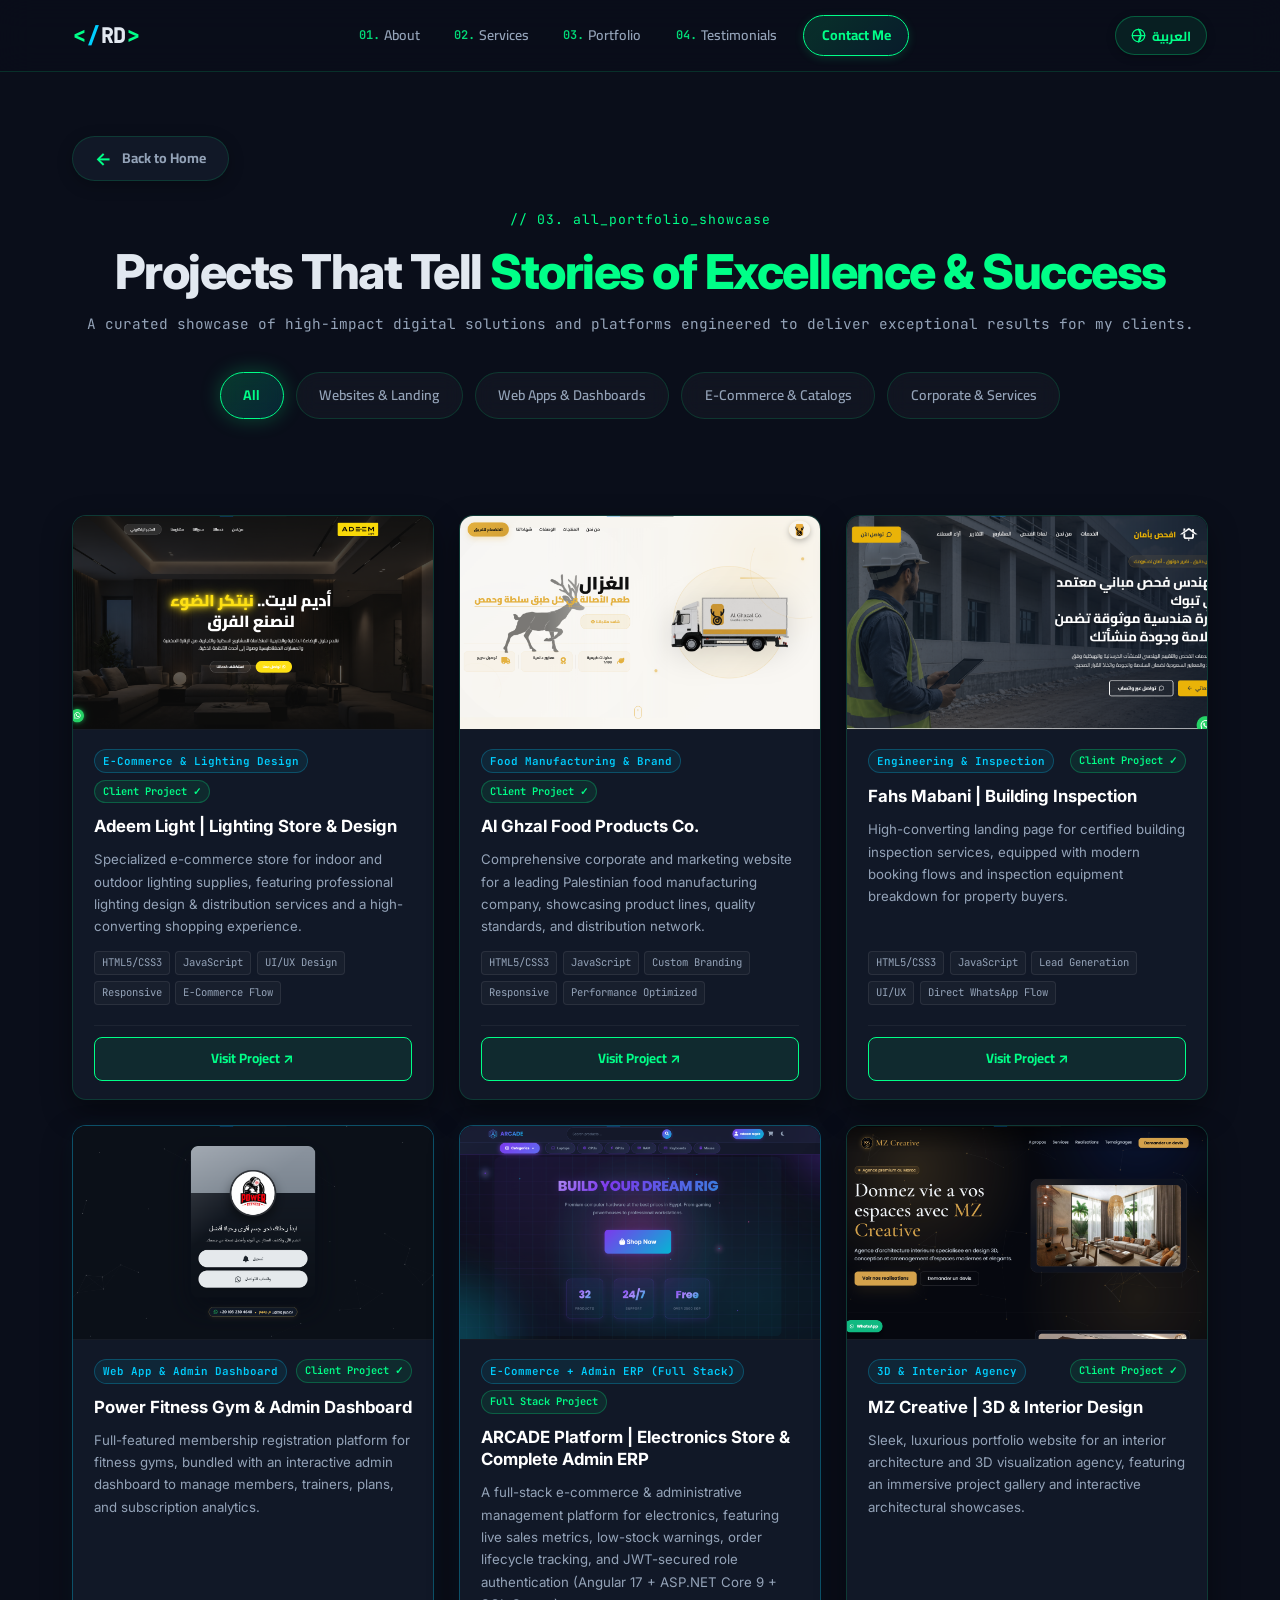
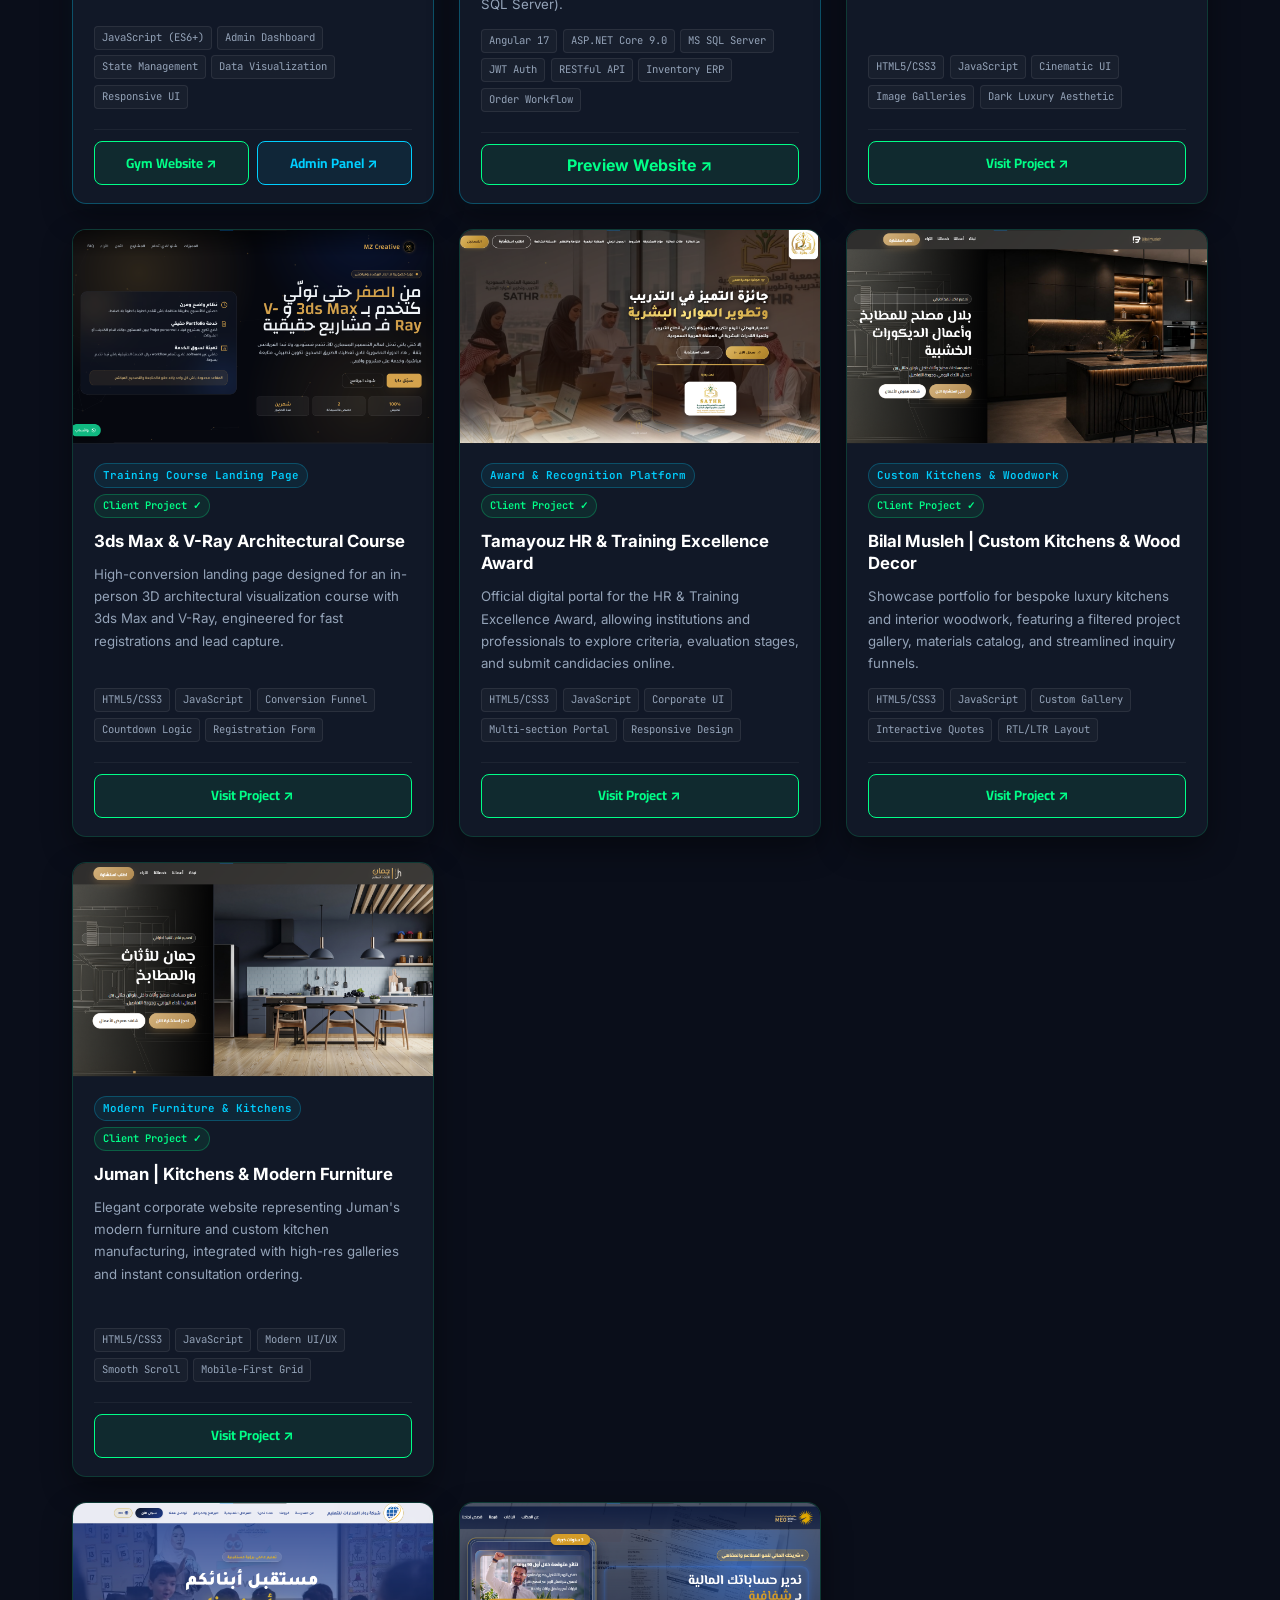
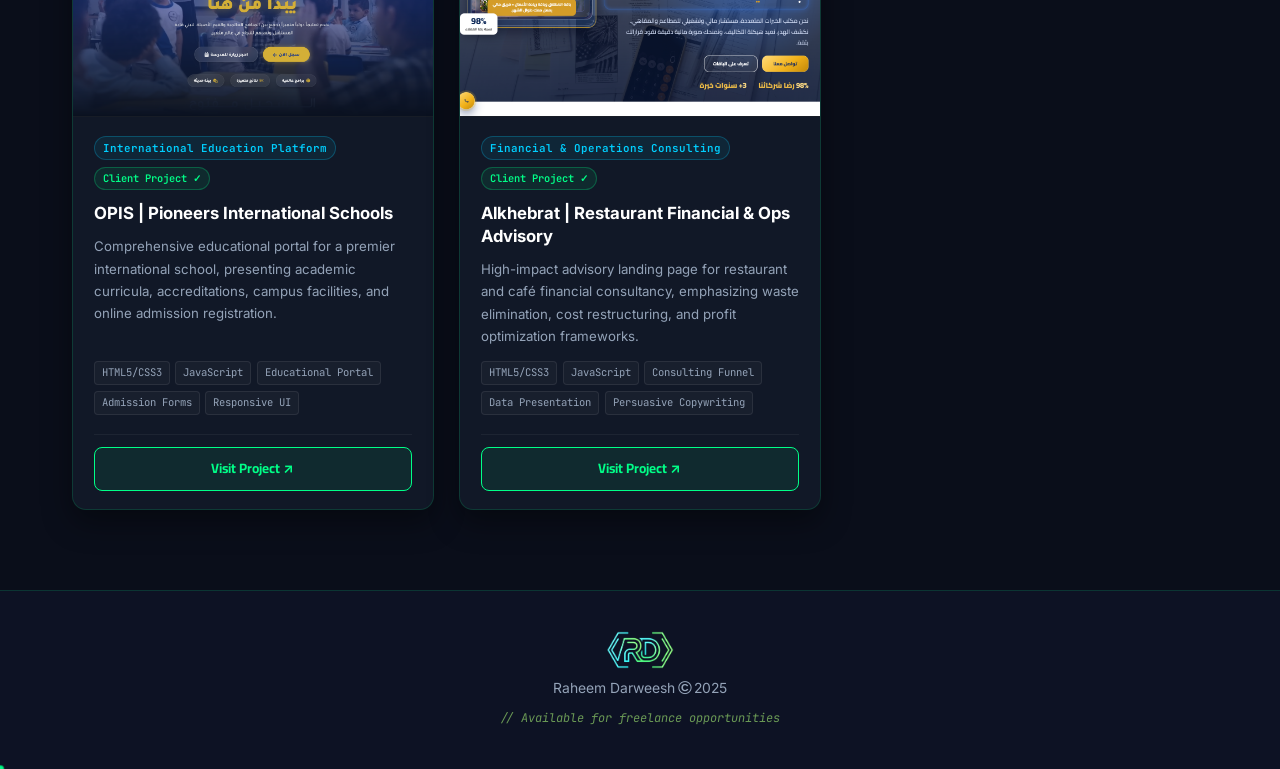
<file: projects.html>
<!DOCTYPE html>
<html lang="en" dir="ltr">

<head>
  <meta charset="UTF-8" />
  <meta name="viewport" content="width=device-width, initial-scale=1.0, viewport-fit=cover" />
  <meta name="theme-color" content="#0a0e1a" />
  <meta name="apple-mobile-web-app-capable" content="yes" />
  <meta name="apple-mobile-web-app-status-bar-style" content="black-translucent" />
  <meta name="description"
    content="Full portfolio of Software Engineer Raheem Darweesh — Comprehensive showcase of all web projects, e-commerce stores, and landing pages with live previews." />
  <title>Full Portfolio | Raheem Darweesh</title>
  <link rel="icon" type="image/png" href="assets/favicon.png" />
  <link rel="apple-touch-icon" href="assets/favicon.png" />

  <!-- Google Fonts: Inter & JetBrains Mono & Cairo -->
  <link rel="preconnect" href="https://fonts.googleapis.com" />
  <link rel="preconnect" href="https://fonts.gstatic.com" crossorigin />
  <link
    href="https://fonts.googleapis.com/css2?family=Cairo:wght@400;600;700;900&family=JetBrains+Mono:wght@400;500;700&family=Inter:wght@400;500;600;700;800&display=swap"
    rel="stylesheet" />

  <!-- Main Stylesheet -->
  <link rel="stylesheet" href="style.css" />
</head>

<body>

  <div class="page-loader" id="page-loader" role="status" aria-live="polite">
    <div class="page-loader-orbit" aria-hidden="true"></div>
    <div class="page-loader-mark"><img src="assets/favicon.png" alt="Raheem Darweesh logo" /></div>
    <span class="page-loader-status" data-i18n="loader_status">Initializing...</span>
  </div>

  <!-- ============================  NAVBAR  ============================ -->
  <nav class="navbar" id="navbar">
    <div class="nav-container">
      <a href="index.html" class="nav-logo" dir="ltr">
        <span class="logo-bracket">&lt;</span>
        <span class="logo-slash"> /</span>
        <span class="logo-name">RD</span>
        <span class="logo-bracket">&gt;</span>
      </a>
      <ul class="nav-links" id="nav-links">
        <li><a href="index.html#about" class="nav-link"><span class="nav-num">01.</span> <span
              data-i18n="nav_about">عني</span></a></li>
        <li><a href="index.html#services" class="nav-link"><span class="nav-num">02.</span> <span
              data-i18n="nav_services">خدماتي</span></a></li>
        <li><a href="index.html#portfolio" class="nav-link"><span class="nav-num">03.</span> <span
              data-i18n="nav_portfolio">أعمالي</span></a></li>
        <li><a href="index.html#testimonials" class="nav-link"><span class="nav-num">04.</span> <span
              data-i18n="nav_testimonials">آراء العملاء</span></a></li>
        <li><a href="index.html#contact" class="nav-link nav-link-cta" data-i18n="nav_contact">تواصل معي</a></li>
      </ul>

      <!-- Controls: Language + Hamburger -->
      <div class="nav-controls">
        <!-- Language Toggle -->
        <button class="lang-toggle" id="lang-toggle" aria-label="Toggle language" title="تغيير اللغة / Switch Language">
          <svg class="lang-icon" width="16" height="16" viewBox="0 0 24 24" fill="none" stroke="currentColor" stroke-width="2" stroke-linecap="round" stroke-linejoin="round">
            <circle cx="12" cy="12" r="10"></circle>
            <line x1="2" y1="12" x2="22" y2="12"></line>
            <path d="M12 2a15.3 15.3 0 0 1 4 10 15.3 15.3 0 0 1-4 10 15.3 15.3 0 0 1 4-10z"></path>
          </svg>
          <span id="lang-label">العربية</span>
        </button>
        <!-- Hamburger -->
        <button class="hamburger" id="hamburger" aria-label="Toggle menu">
          <span></span><span></span><span></span>
        </button>
      </div>
    </div>
  </nav>

  <!-- ============================  PROJECTS PAGE HEADER  ============================ -->
  <header class="projects-page-hero">
    <div class="container">
      <div class="projects-hero-top">
        <a href="index.html" class="back-home-btn">
          <span class="back-arrow">←</span>
          <span data-i18n="back_to_home_text">العودة للرئيسية</span>
        </a>
      </div>
      <div class="section-header" style="margin-bottom: 2.2rem;">
        <span class="section-tag">// 03. all_portfolio_showcase</span>
        <h1 class="section-title"><span data-i18n="projects_page_title1">أعمال تروي</span> <span class="accent-text"
            data-i18n="projects_page_title2">قصص التميّز والنجاح</span></h1>
        <p class="section-subtitle" data-i18n="projects_page_subtitle">جولة في أبرز المشاريع والحلول الرقمية التي بنيتها بأعلى معايير هندسة البرمجيات لتحقيق نتائج استثنائية لعملائي</p>
      </div>

      <!-- Portfolio Category Filter Tabs -->
      <div class="portfolio-filter-wrapper">
        <button class="portfolio-filter-btn active" data-filter="all" data-i18n="filter_all">الكل</button>
        <button class="portfolio-filter-btn" data-filter="landing" data-i18n="filter_landing">مواقع وصفحات هبوط</button>
        <button class="portfolio-filter-btn" data-filter="webapps" data-i18n="filter_webapps">تطبيقات ويب ولوحات تحكم</button>
        <button class="portfolio-filter-btn" data-filter="ecommerce" data-i18n="filter_ecommerce">متاجر وكتالوجات</button>
        <button class="portfolio-filter-btn" data-filter="corporate" data-i18n="filter_corporate">شركات ومؤسسات</button>
      </div>
    </div>
  </header>

  <!-- ============================  PROJECTS GRID  ============================ -->
  <main class="section" style="padding-top: 0; padding-bottom: 5rem;">
    <div class="container">

      <div class="portfolio-grid" id="projectsGrid">

        <!-- 1. Adeem Light -->
        <article class="project-card" data-category="landing ecommerce" id="project-adeem">
          <div class="project-img-wrapper">
            <img src="assets/projects/adeem-light.png" alt="Adeem Light" loading="lazy" />
            <div class="project-overlay">
              <a href="https://ra-7-eem.github.io/adeem-light/" target="_blank" rel="noopener" class="project-preview-btn" data-i18n="view_live">معاينة حية ↗</a>
            </div>
          </div>
          <div class="project-content">
            <div class="project-header">
              <span class="project-category-badge" data-i18n="p_adeem_badge">متجر إلكتروني وتوزيع إضاءة</span>
              <span class="project-verified-badge" data-i18n="client_project">مشروع معتمد ✓</span>
            </div>
            <h3 class="project-title" data-i18n="p_adeem_title">متجر أديم لايت | Adeem Light</h3>
            <p class="project-desc" data-i18n="p_adeem_desc">متجر إلكتروني متخصص في بيع مواد الإضاءة الداخلية والخارجية، مع تقديم خدمة هندسية احترافية لتصميم وتوزيع الإضاءة وفق أعلى المعايير الفنية وتجربة شراء سلسة وسريعة.</p>
            <div class="project-tech-list">
              <span>HTML5/CSS3</span><span>JavaScript</span><span>UI/UX Design</span><span>Responsive</span><span>E-Commerce Flow</span>
            </div>
            <div class="project-actions">
              <a href="https://ra-7-eem.github.io/adeem-light/" target="_blank" rel="noopener" class="project-cta-btn" data-i18n="visit_project">زيارة الموقع ↗</a>
            </div>
          </div>
        </article>

        <!-- 2. Al Ghzal -->
        <article class="project-card" data-category="landing corporate" id="project-alghzal">
          <div class="project-img-wrapper">
            <img src="assets/projects/Alghzal.png" alt="Al Ghzal Food Products" loading="lazy" />
            <div class="project-overlay">
              <a href="https://ra-7-eem.github.io/ALghzal/" target="_blank" rel="noopener" class="project-preview-btn" data-i18n="view_live">معاينة حية ↗</a>
            </div>
          </div>
          <div class="project-content">
            <div class="project-header">
              <span class="project-category-badge" data-i18n="p_alghzal_badge">شركة ومصنع غذائي</span>
              <span class="project-verified-badge" data-i18n="client_project">مشروع معتمد ✓</span>
            </div>
            <h3 class="project-title" data-i18n="p_alghzal_title">شركة الغزال للمنتجات الغذائية</h3>
            <p class="project-desc" data-i18n="p_alghzal_desc">موقع تعريفي وتسويقي متكامل لشركة فلسطينية رائدة في تصنيع وتسويق المنتجات الغذائية عالية الجودة، يبرز خطوط الإنتاج والشهادات والقدرات التوزيعية بهوية بصرية مميزة.</p>
            <div class="project-tech-list">
              <span>HTML5/CSS3</span><span>JavaScript</span><span>Custom Branding</span><span>Responsive</span><span>Performance Optimized</span>
            </div>
            <div class="project-actions">
              <a href="https://ra-7-eem.github.io/ALghzal/" target="_blank" rel="noopener" class="project-cta-btn" data-i18n="visit_project">زيارة الموقع ↗</a>
            </div>
          </div>
        </article>

        <!-- 3. Fahs Mabani -->
        <article class="project-card" data-category="landing corporate" id="project-fahsmabani">
          <div class="project-img-wrapper">
            <img src="assets/projects/fahs-mabani.png" alt="Fahs Mabani" loading="lazy" />
            <div class="project-overlay">
              <a href="https://ra-7-eem.github.io/fahs-mabani/" target="_blank" rel="noopener" class="project-preview-btn" data-i18n="view_live">معاينة حية ↗</a>
            </div>
          </div>
          <div class="project-content">
            <div class="project-header">
              <span class="project-category-badge" data-i18n="p_fahsmabani_badge">فحص واستشارات هندسية</span>
              <span class="project-verified-badge" data-i18n="client_project">مشروع معتمد ✓</span>
            </div>
            <h3 class="project-title" data-i18n="p_fahsmabani_title">منصة فحص وتقييم المباني</h3>
            <p class="project-desc" data-i18n="p_fahsmabani_desc">صفحة هبوط تسويقية متقدمة لمهندس فحص منشآت معتمد، مزودة بأحدث نماذج الحجز وعرض التقنيات والأجهزة الحديثة لضمان سلامة المباني والاستثمار العقاري.</p>
            <div class="project-tech-list">
              <span>HTML5/CSS3</span><span>JavaScript</span><span>Lead Generation</span><span>UI/UX</span><span>Direct WhatsApp Flow</span>
            </div>
            <div class="project-actions">
              <a href="https://ra-7-eem.github.io/fahs-mabani/" target="_blank" rel="noopener" class="project-cta-btn" data-i18n="visit_project">زيارة الموقع ↗</a>
            </div>
          </div>
        </article>

        <!-- 4. Power Fitness Gym & Dashboard -->
        <article class="project-card featured-project" data-category="webapps landing" id="project-powerfitness">
          <div class="project-img-wrapper">
            <img src="assets/projects/power-fitness.png" alt="Power Fitness Gym" loading="lazy" />
            <div class="project-overlay">
              <a href="https://ra-7-eem.github.io/power-fitness/" target="_blank" rel="noopener" class="project-preview-btn" data-i18n="view_live">معاينة حية ↗</a>
            </div>
          </div>
          <div class="project-content">
            <div class="project-header">
              <span class="project-category-badge" data-i18n="p_powerfitness_badge">تطبيق ويب + لوحة تحكم</span>
              <span class="project-verified-badge" data-i18n="client_project">مشروع معتمد ✓</span>
            </div>
            <h3 class="project-title" data-i18n="p_powerfitness_title">باور فيتنس جيم + لوحة تحكم الأدمن</h3>
            <p class="project-desc" data-i18n="p_powerfitness_desc">منصة إلكترونية متكاملة لتسجيل عضويات الجيم واختيار الباقات، مع لوحة تحكم أدمن تفاعلية وشاملة لإدارة المشتركين والمدربين والتقارير المالية بكفاءة وسلاسة.</p>
            <div class="project-tech-list">
              <span>JavaScript (ES6+)</span><span>Admin Dashboard</span><span>State Management</span><span>Data Visualization</span><span>Responsive UI</span>
            </div>
            <div class="project-actions multi-actions">
              <a href="https://ra-7-eem.github.io/power-fitness/" target="_blank" rel="noopener" class="project-cta-btn" data-i18n="visit_gym">موقع الجيم ↗</a>
              <a href="https://ra-7-eem.github.io/power-fitness/dashboard" target="_blank" rel="noopener" class="project-cta-btn secondary-btn" data-i18n="visit_dashboard">لوحة التحكم ↗</a>
            </div>
          </div>
        </article>

        <!-- 5. ARCADE - Full Stack E-Commerce & Admin ERP -->
        <article class="project-card featured-project" data-category="ecommerce webapps" id="project-arcade">
          <div class="project-img-wrapper">
            <img src="assets/projects/ARCADE/2.png" alt="ARCADE — Electronics Store & Admin ERP" loading="lazy" />
            <div class="project-overlay">
              <button type="button" class="project-preview-btn open-arcade-video" data-i18n="p_arcade_cta">معاينة الموقع ↗</button>
            </div>
          </div>
          <div class="project-content">
            <div class="project-header">
              <span class="project-category-badge" data-i18n="p_arcade_badge">متجر إلكتروني + لوحة إدارة (Full Stack)</span>
              <span class="project-verified-badge" data-i18n="fullstack_badge">مشروع متكامل (Full Stack)</span>
            </div>
            <h3 class="project-title" data-i18n="p_arcade_title">منصة ARCADE | متجر إلكترونيات ولوحة تحكم شاملة</h3>
            <p class="project-desc" data-i18n="p_arcade_desc">منصة تجارة إلكترونية متكاملة لبيع الإلكترونيات وأجهزة الكمبيوتر مع لوحة تحكم ERP شاملة لإدارة المنتجات، المخزون، الطلبات، والعملاء، مبنية بهندسة برمجية متطورة (Angular 17 + ASP.NET Core 9 + SQL Server).</p>
            <div class="project-tech-list">
              <span>Angular 17</span><span>ASP.NET Core 9.0</span><span>MS SQL Server</span><span>JWT Auth</span><span>RESTful API</span><span>Inventory ERP</span><span>Order Workflow</span>
            </div>
            <div class="project-actions">
              <button type="button" class="project-cta-btn open-arcade-gallery" data-i18n="p_arcade_cta">معاينة الموقع ↗</button>
            </div>
          </div>
        </article>

        <!-- 6. MZ Creative -->
        <article class="project-card" data-category="landing corporate" id="project-mzcreative">
          <div class="project-img-wrapper">
            <img src="assets/projects/mzcreative.png" alt="MZ Creative Agency" loading="lazy" />
            <div class="project-overlay">
              <a href="https://ra-7-eem.github.io/mzcreative/" target="_blank" rel="noopener" class="project-preview-btn" data-i18n="view_live">معاينة حية ↗</a>
            </div>
          </div>
          <div class="project-content">
            <div class="project-header">
              <span class="project-category-badge" data-i18n="p_mzcreative_badge">وكالة تصميم داخلي 3D</span>
              <span class="project-verified-badge" data-i18n="client_project">مشروع معتمد ✓</span>
            </div>
            <h3 class="project-title" data-i18n="p_mzcreative_title">وكالة MZ Creative للتصميم الداخلي و3D</h3>
            <p class="project-desc" data-i18n="p_mzcreative_desc">موقع إلكتروني عصري وفخم لوكالة هندسة داخلية متخصصة في التصميم المعماري ثلاثي الأبعاد وتخطيط المساحات الحديثة، يتميز بمعرض أعمال سينمائي وتجربة تصفح غامرة.</p>
            <div class="project-tech-list">
              <span>HTML5/CSS3</span><span>JavaScript</span><span>Cinematic UI</span><span>Image Galleries</span><span>Dark Luxury Aesthetic</span>
            </div>
            <div class="project-actions">
              <a href="https://ra-7-eem.github.io/mzcreative/" target="_blank" rel="noopener" class="project-cta-btn" data-i18n="visit_project">زيارة الموقع ↗</a>
            </div>
          </div>
        </article>

        <!-- 6. 3ds Max Architectural Course -->
        <article class="project-card" data-category="landing" id="project-3dsmax">
          <div class="project-img-wrapper">
            <img src="assets/projects/3dsmax.mzcreative.png" alt="3ds Max Course" loading="lazy" />
            <div class="project-overlay">
              <a href="https://3dsmax.mzcreative.ma/" target="_blank" rel="noopener" class="project-preview-btn" data-i18n="view_live">معاينة حية ↗</a>
            </div>
          </div>
          <div class="project-content">
            <div class="project-header">
              <span class="project-category-badge" data-i18n="p_3dsmax_badge">صفحة هبوط دورة تدريبية</span>
              <span class="project-verified-badge" data-i18n="client_project">مشروع معتمد ✓</span>
            </div>
            <h3 class="project-title" data-i18n="p_3dsmax_title">دورة التصميم المعماري 3ds Max & V-Ray</h3>
            <p class="project-desc" data-i18n="p_3dsmax_desc">صفحة هبوط تسويقية مخصصة للتسجيل في دورة حضورية لتعليم التصميم المعماري ثلاثي الأبعاد والـ Rendering بـ 3ds Max و V-Ray، مصممة لرفع معدل التحويل وسرعة التسجيل.</p>
            <div class="project-tech-list">
              <span>HTML5/CSS3</span><span>JavaScript</span><span>Conversion Funnel</span><span>Countdown Logic</span><span>Registration Form</span>
            </div>
            <div class="project-actions">
              <a href="https://3dsmax.mzcreative.ma/" target="_blank" rel="noopener" class="project-cta-btn" data-i18n="visit_project">زيارة الموقع ↗</a>
            </div>
          </div>
        </article>

        <!-- 7. Tamayouz Award -->
        <article class="project-card" data-category="landing corporate" id="project-tamayouz">
          <div class="project-img-wrapper">
            <img src="assets/projects/tamayouz-award.png" alt="Tamayouz Award" loading="lazy" />
            <div class="project-overlay">
              <a href="https://ra-7-eem.github.io/tamayouz-award/" target="_blank" rel="noopener" class="project-preview-btn" data-i18n="view_live">معاينة حية ↗</a>
            </div>
          </div>
          <div class="project-content">
            <div class="project-header">
              <span class="project-category-badge" data-i18n="p_tamayouz_badge">منصة جوائز وتكريم</span>
              <span class="project-verified-badge" data-i18n="client_project">مشروع معتمد ✓</span>
            </div>
            <h3 class="project-title" data-i18n="p_tamayouz_title">جائزة التميز في التدريب والموارد البشرية</h3>
            <p class="project-desc" data-i18n="p_tamayouz_desc">بوابة رقمية رسمية لجائزة التميز في التدريب وتطوير الموارد البشرية، تتيح للمؤسسات والمدربين الاطلاع على معايير الجائزة، الشروط، وتقديم ملفات الترشح إلكترونياً.</p>
            <div class="project-tech-list">
              <span>HTML5/CSS3</span><span>JavaScript</span><span>Corporate UI</span><span>Multi-section Portal</span><span>Responsive Design</span>
            </div>
            <div class="project-actions">
              <a href="https://ra-7-eem.github.io/tamayouz-award/" target="_blank" rel="noopener" class="project-cta-btn" data-i18n="visit_project">زيارة الموقع ↗</a>
            </div>
          </div>
        </article>

        <!-- 8. Bilal Musleh -->
        <article class="project-card" data-category="landing corporate" id="project-bilal">
          <div class="project-img-wrapper">
            <img src="assets/projects/Bilal-Musleh.png" alt="Bilal Musleh" loading="lazy" />
            <div class="project-overlay">
              <a href="https://ra-7-eem.github.io/Bilal-Musleh/" target="_blank" rel="noopener" class="project-preview-btn" data-i18n="view_live">معاينة حية ↗</a>
            </div>
          </div>
          <div class="project-content">
            <div class="project-header">
              <span class="project-category-badge" data-i18n="p_bilal_badge">مطابخ وديكورات خشبية</span>
              <span class="project-verified-badge" data-i18n="client_project">مشروع معتمد ✓</span>
            </div>
            <h3 class="project-title" data-i18n="p_bilal_title">بلال مصلح للمطابخ والديكور الخشبي</h3>
            <p class="project-desc" data-i18n="p_bilal_desc">موقع تعريفي احترافي يستعرض أعمال تصنيع وتركيب المطابخ والديكورات الخشبية الراقية، مع كتالوج مشاريع مصورة ونماذج تفاعلية لحساب القياسات والتواصل الفوري.</p>
            <div class="project-tech-list">
              <span>HTML5/CSS3</span><span>JavaScript</span><span>Custom Gallery</span><span>Interactive Quotes</span><span>RTL/LTR Layout</span>
            </div>
            <div class="project-actions">
              <a href="https://ra-7-eem.github.io/Bilal-Musleh/" target="_blank" rel="noopener" class="project-cta-btn" data-i18n="visit_project">زيارة الموقع ↗</a>
            </div>
          </div>
        </article>

        <!-- 9. Juman -->
        <article class="project-card" data-category="landing corporate" id="project-juman">
          <div class="project-img-wrapper">
            <img src="assets/projects/Juman.png" alt="Juman Kitchens & Furniture" loading="lazy" />
            <div class="project-overlay">
              <a href="https://ra-7-eem.github.io/Juman/" target="_blank" rel="noopener" class="project-preview-btn" data-i18n="view_live">معاينة حية ↗</a>
            </div>
          </div>
          <div class="project-content">
            <div class="project-header">
              <span class="project-category-badge" data-i18n="p_juman_badge">أثاث ومطابخ عصرية</span>
              <span class="project-verified-badge" data-i18n="client_project">مشروع معتمد ✓</span>
            </div>
            <h3 class="project-title" data-i18n="p_juman_title">جمان لتصميم وتصنيع المطابخ والأثاث</h3>
            <p class="project-desc" data-i18n="p_juman_desc">موقع إلكتروني يعكس هوية شركة جمان في تصميم وتنفيذ الأثاث الداخلي والمطابخ العصرية بأعلى جودة وخامات مستوردة، مدمج به معرض صور فائق الجودة وقنوات طلب مباشرة.</p>
            <div class="project-tech-list">
              <span>HTML5/CSS3</span><span>JavaScript</span><span>Modern UI/UX</span><span>Smooth Scroll</span><span>Mobile-First Grid</span>
            </div>
            <div class="project-actions">
              <a href="https://ra-7-eem.github.io/Juman/" target="_blank" rel="noopener" class="project-cta-btn" data-i18n="visit_project">زيارة الموقع ↗</a>
            </div>
          </div>
        </article>

        <!-- 10. Dr. Asma Clinic -->
        <article class="project-card featured-project has-gallery" data-category="landing corporate" id="project-drasma">
          <div class="project-img-wrapper">
            <div class="project-gallery-slides">
              <img src="assets/projects/DrAsma.clinic.png" alt="Dr. Asma Clinic — Page 1" class="project-gallery-img active" loading="lazy" />
              <img src="assets/projects/DrAsma.clinic2.png" alt="Dr. Asma Clinic — Page 2" class="project-gallery-img" loading="lazy" />
            </div>
            <div class="project-gallery-nav">
              <button class="gallery-dot active" data-img-idx="0" aria-label="Page 1" title="الصفحة 1"></button>
              <button class="gallery-dot" data-img-idx="1" aria-label="Page 2" title="الصفحة 2"></button>
            </div>
            <div class="project-overlay">
              <a href="https://ra-7-eem.github.io/DrAsma.clinic/" target="_blank" rel="noopener" class="project-preview-btn" data-i18n="view_live">معاينة حية ↗</a>
            </div>
          </div>
          <div class="project-content">
            <div class="project-header">
              <span class="project-category-badge" data-i18n="p_drasma_badge">عيادة طب وتجميل أسنان</span>
              <span class="project-verified-badge" data-i18n="client_project">مشروع معتمد ✓</span>
            </div>
            <h3 class="project-title" data-i18n="p_drasma_title">عيادة د. أسماء لتجميل وزراعة الأسنان</h3>
            <p class="project-desc" data-i18n="p_drasma_desc">صفحة هبوط طبية فاخرة لطبيبة أسنان متخصصة في زراعة الأسنان وتجميل الوجه اللاجراحي، تشمل استعراض حالات العلاج، آراء المراجعين، وحجز مواعيد فوري بنسختين متطورتين.</p>
            <div class="project-tech-list">
              <span>HTML5/CSS3</span><span>JavaScript</span><span>Medical UI/UX</span><span>Online Booking</span><span>Dual Layouts</span>
            </div>
            <div class="project-actions multi-actions">
              <a href="https://ra-7-eem.github.io/DrAsma.clinic/" target="_blank" rel="noopener" class="project-cta-btn" data-i18n="visit_version1">الصفحة 1 ↗</a>
              <a href="https://ra-7-eem.github.io/DrAsma.clinic2/" target="_blank" rel="noopener" class="project-cta-btn secondary-btn" data-i18n="visit_version2">الصفحة 2 ↗</a>
            </div>
          </div>
        </article>

        <!-- 11. Smart Catalog & Order System -->
        <article class="project-card featured-project has-gallery" data-category="ecommerce webapps" id="project-catalog">
          <div class="project-img-wrapper">
            <div class="project-gallery-slides">
              <img src="assets/projects/catalog.png" alt="Smart Product Catalog — Intro" class="project-gallery-img active" loading="lazy" />
              <img src="assets/projects/catalog2.png" alt="Smart Product Catalog — Products & Cart" class="project-gallery-img" loading="lazy" />
            </div>
            <div class="project-gallery-nav">
              <button class="gallery-dot active" data-img-idx="0" aria-label="Intro Screen" title="الواجهة"></button>
              <button class="gallery-dot" data-img-idx="1" aria-label="Catalog & Cart" title="الكتالوج والسلة"></button>
            </div>
            <div class="project-overlay">
              <a href="https://catalog.page.gd/" target="_blank" rel="noopener" class="project-preview-btn" data-i18n="view_live">معاينة حية ↗</a>
            </div>
          </div>
          <div class="project-content">
            <div class="project-header">
              <span class="project-category-badge" data-i18n="p_catalog_badge">كتالوج وسلة + لوحة تحكم</span>
              <span class="project-verified-badge" data-i18n="client_project">مشروع معتمد ✓</span>
            </div>
            <h3 class="project-title" data-i18n="p_catalog_title">كتالوج المنتجات الذكي + سلة ولوحة تحكم</h3>
            <p class="project-desc" data-i18n="p_catalog_desc">منصة تجارة إلكترونية سريعة تتيح تصفح المنتجات وإضافتها للسلة وإرسال الطلبات عبر الواتساب، مع لوحة تحكم أدمن كاملة لإضافة وتعديل المنتجات والأسعار وإدارة المخزون.</p>
            <div class="project-tech-list">
              <span>JavaScript (SPA)</span><span>Admin Dashboard</span><span>Shopping Cart Logic</span><span>CRUD Operations</span><span>WhatsApp Checkout</span>
            </div>
            <div class="project-actions">
              <a href="https://catalog.page.gd/" target="_blank" rel="noopener" class="project-cta-btn" data-i18n="visit_project">زيارة المنصة ↗</a>
            </div>
          </div>
        </article>

        <!-- 12. OPIS International School -->
        <article class="project-card" data-category="landing corporate" id="project-opis">
          <div class="project-img-wrapper">
            <img src="assets/projects/opis.png" alt="OPIS International School" loading="lazy" />
            <div class="project-overlay">
              <a href="https://opis.edu.sa/co/" target="_blank" rel="noopener" class="project-preview-btn" data-i18n="view_live">معاينة حية ↗</a>
            </div>
          </div>
          <div class="project-content">
            <div class="project-header">
              <span class="project-category-badge" data-i18n="p_opis_badge">صرح تعليمي ودولي</span>
              <span class="project-verified-badge" data-i18n="client_project">مشروع معتمد ✓</span>
            </div>
            <h3 class="project-title" data-i18n="p_opis_title">مدارس رواد المدارات العالمية والأهلية</h3>
            <p class="project-desc" data-i18n="p_opis_desc">بوابة تعريفية شاملة لمؤسسة تعليمية دولية كبرى، تستعرض البرامج الأكاديمية والمراحل الدراسية والأنشطة والاعتمادات الدولية مع نموذج تسجيل وقبول إلكتروني سلس.</p>
            <div class="project-tech-list">
              <span>HTML5/CSS3</span><span>JavaScript</span><span>Educational Portal</span><span>Admission Forms</span><span>Responsive UI</span>
            </div>
            <div class="project-actions">
              <a href="https://opis.edu.sa/co/" target="_blank" rel="noopener" class="project-cta-btn" data-i18n="visit_project">زيارة الموقع ↗</a>
            </div>
          </div>
        </article>

        <!-- 13. Alkhebrat -->
        <article class="project-card" data-category="landing corporate" id="project-alkhebrat">
          <div class="project-img-wrapper">
            <img src="assets/projects/alkhebrat.png" alt="Alkhebrat Restaurant Advisory" loading="lazy" />
            <div class="project-overlay">
              <a href="https://ra-7-eem.github.io/alkhebrat/" target="_blank" rel="noopener" class="project-preview-btn" data-i18n="view_live">معاينة حية ↗</a>
            </div>
          </div>
          <div class="project-content">
            <div class="project-header">
              <span class="project-category-badge" data-i18n="p_alkhebrat_badge">استشارات مالية وتشغيلية</span>
              <span class="project-verified-badge" data-i18n="client_project">مشروع معتمد ✓</span>
            </div>
            <h3 class="project-title" data-i18n="p_alkhebrat_title">مكتب الخبرات المتعددة | استشارات المطاعم</h3>
            <p class="project-desc" data-i18n="p_alkhebrat_desc">صفحة هبوط تسويقية لمستشار مالي وتشغيلي متخصص في قطاع المطاعم والمقاهي، تركز على كشف الهدر وهيكلة التكاليف وبناء خطط مالية دقيقة تضاعف أرباح المستثمرين.</p>
            <div class="project-tech-list">
              <span>HTML5/CSS3</span><span>JavaScript</span><span>Consulting Funnel</span><span>Data Presentation</span><span>Persuasive Copywriting</span>
            </div>
            <div class="project-actions">
              <a href="https://ra-7-eem.github.io/alkhebrat/" target="_blank" rel="noopener" class="project-cta-btn" data-i18n="visit_project">زيارة الموقع ↗</a>
            </div>
          </div>
        </article>

      </div><!-- /#projectsGrid -->

    </div>
  </main>

  <!-- ============================  FOOTER  ============================ -->
  <footer class="footer">
    <div class="container footer-inner">
      <div class="footer-logo">
        <img src="assets/favicon2.png" alt="RD Logo" style="height: 38px; width: auto; display: block; border-radius: 4px;" />
      </div>
      <div class="footer-text" dir="ltr">
        <span class="footer-copy">Raheem Darweesh <span class="copyright-symbol">©</span> 2025</span>
      </div>
      <p class="footer-sub">
        <span class="c-comment">// <span data-i18n="footer_available">متاح لمشاريع العمل الحر</span></span>
      </p>
    </div>
  </footer>

  <!-- ============================  PROJECT SHOWCASE / VIDEO MODAL  ============================ -->
  <div class="project-modal" id="projectGalleryModal" aria-hidden="true" role="dialog" aria-label="معرض واستعراض المشروع">
    <div class="project-modal-overlay" id="projectModalOverlay"></div>
    <div class="project-modal-wrapper">
      <div class="project-modal-container">
        
        <!-- Modal Top Bar -->
        <div class="project-modal-top">
          <div class="project-modal-header-info">
            <div class="project-modal-badges">
              <span class="project-modal-tag" id="pmTag" data-i18n="arcade_modal_tag">Full Stack Enterprise</span>
              <div class="project-modal-mode-tabs">
                <button type="button" class="pm-mode-tab active" id="pmTabVideo">
                  <span data-i18n="tab_video">استعراض الفيديو ▶</span>
                </button>
                <button type="button" class="pm-mode-tab" id="pmTabGallery">
                  <span data-i18n="tab_screens">صور الواجهات 🖼️</span>
                </button>
              </div>
            </div>
            <h2 class="project-modal-title" id="pmTitle" data-i18n="arcade_modal_title">منصة ARCADE | متجر إلكترونيات ولوحة تحكم متكاملة</h2>
          </div>
          <button type="button" class="project-modal-close" id="projectModalClose" aria-label="إغلاق المعرض">
            <svg width="22" height="22" viewBox="0 0 24 24" fill="none" stroke="currentColor" stroke-width="2.2" stroke-linecap="round" stroke-linejoin="round">
              <line x1="18" y1="6" x2="6" y2="18"></line>
              <line x1="6" y1="6" x2="18" y2="18"></line>
            </svg>
          </button>
        </div>

        <!-- Video Stage View -->
        <div class="pm-video-stage" id="pmVideoStage">
          <div class="pm-video-frame">
            <iframe id="pmVideoIframe" src="" allow="autoplay; encrypted-media; fullscreen" allowfullscreen
              webkitallowfullscreen="true" mozallowfullscreen="true"></iframe>
          </div>
          <div class="pm-video-actions">
            <a href="https://drive.google.com/file/d/1jtJatQcDNpOSRsGC-Wgm11loa31jvqkb/view?usp=drivesdk" target="_blank" rel="noopener" class="pm-drive-btn" id="pmDriveLink">
              <span data-i18n="open_in_drive">فتح الفيديو على Google Drive ↗</span>
            </a>
          </div>
        </div>

        <!-- Screenshots Gallery Stage View (Hidden when in video mode) -->
        <div class="project-modal-stage" id="pmGalleryStage" style="display: none;">
          <button type="button" class="pm-nav-btn pm-prev-btn" id="pmPrevBtn" aria-label="الصورة السابقة">
            <svg width="22" height="22" viewBox="0 0 24 24" fill="none" stroke="currentColor" stroke-width="2.5" stroke-linecap="round" stroke-linejoin="round">
              <polyline points="15 18 9 12 15 6"></polyline>
            </svg>
          </button>

          <div class="pm-image-frame">
            <img src="assets/projects/ARCADE/2.png" alt="Screen preview" id="pmMainImage" class="pm-main-image" />
          </div>

          <button type="button" class="pm-nav-btn pm-next-btn" id="pmNextBtn" aria-label="الصورة التالية">
            <svg width="22" height="22" viewBox="0 0 24 24" fill="none" stroke="currentColor" stroke-width="2.5" stroke-linecap="round" stroke-linejoin="round">
              <polyline points="9 18 15 12 9 6"></polyline>
            </svg>
          </button>
        </div>

        <!-- Caption & Tech Stack Info -->
        <div class="project-modal-details">
          <div class="pm-caption-box">
            <h4 class="pm-screen-title" id="pmScreenTitle">واجهة المتجر الرئيسية (Storefront Home)</h4>
            <p class="pm-screen-desc" id="pmScreenDesc">استعراض فيديو حي لجميع عمليات الشراء، تصفح الكتالوج، وتحديثات لوحة تحكم الأدمن والـ ERP.</p>
          </div>
          <div class="pm-tech-chips" id="pmTechChips">
            <span>Angular 17</span>
            <span>ASP.NET Core 9.0</span>
            <span>MS SQL Server</span>
            <span>JWT Auth</span>
            <span>REST API</span>
          </div>
        </div>

        <!-- Thumbnails Strip (Only visible in Gallery Mode) -->
        <div class="pm-thumbnails-bar" id="pmThumbnailsBar" style="display: none;"></div>

      </div>
    </div>
  </div>

  <!-- Main JavaScript File -->
  <script src="script.js"></script>
</body>

</html>
</file>
<file: style.css>
/* =====================================================
   RAHEEM DARWEESH — PORTFOLIO CSS
   Developer / Software Engineer Aesthetic
   Dark + Light Mode | RTL + LTR | Terminal Vibes
   ===================================================== */

/* ---- IMPORTS & RESET ---- */
*,
*::before,
*::after {
  box-sizing: border-box;
  margin: 0;
  padding: 0;
  -webkit-tap-highlight-color: transparent;
}

html {
  scroll-behavior: smooth;
  font-size: 16px;
  scrollbar-width: thin;
  scrollbar-color: var(--accent-green) var(--bg-primary);
  -webkit-font-smoothing: antialiased;
  -moz-osx-font-smoothing: grayscale;
  text-rendering: optimizeLegibility;
}

/* ---- THEME PALETTE ---- */
:root {
  --bg-primary: #0a0e1a;
  --bg-secondary: #0d1224;
  --bg-card: #111827;
  --bg-card-hover: #161e30;
  --bg-navbar: rgba(10, 14, 26, 0.85);
  --bg-mobile-menu: rgba(10, 14, 26, 0.98);
  --accent-green: #00ff88;
  --accent-cyan: #00cfff;
  --accent-dim: rgba(0, 255, 136, 0.12);
  --text-primary: #e2e8f0;
  --text-secondary: #94a3b8;
  --text-muted: #4b5563;
  --text-card-title: #ffffff;
  --border: rgba(0, 255, 136, 0.15);
  --border-strong: rgba(0, 255, 136, 0.35);
  --glow-green: 0 0 20px rgba(0, 255, 136, 0.4);
  --glow-cyan: 0 0 20px rgba(0, 207, 255, 0.4);
  --shadow-card: 0 20px 60px rgba(0, 0, 0, 0.4);
  --shadow-hover: 0 25px 50px rgba(0, 0, 0, 0.4);
  --font-mono: 'JetBrains Mono', 'Fira Code', monospace;
  --font-sans: 'Cairo', 'Inter', sans-serif;
  --radius: 12px;
  --radius-sm: 8px;
  --transition: 0.3s cubic-bezier(0.4, 0, 0.2, 1);
  --matrix-bg: rgba(10, 14, 26, 0.05);
  --matrix-color: #00ff88;
}

/* ---- BASE ---- */
body {
  background-color: var(--bg-primary);
  color: var(--text-primary);
  font-family: var(--font-sans);
  line-height: 1.7;
  overflow-x: hidden;
  -webkit-font-smoothing: antialiased;
  -moz-osx-font-smoothing: grayscale;
}

/* Arabic font preference when RTL */
html[lang="ar"] body {
  font-family: 'Cairo', 'Inter', sans-serif;
}

html[lang="en"] body {
  font-family: 'Inter', 'Cairo', sans-serif;
}

/* ---- PAGE LOADER ---- */
.page-loader {
  position: fixed;
  inset: 0;
  z-index: 9999;
  display: grid;
  place-items: center;
  background: var(--bg-primary);
  transition: opacity 0.6s ease, visibility 0.6s ease;
}

.page-loader.is-hidden {
  opacity: 0;
  visibility: hidden;
  pointer-events: none;
}

.page-loader-orbit {
  position: absolute;
  width: 82px;
  height: 82px;
  border: 2px solid rgba(148, 163, 184, 0.22);
  border-top-color: var(--accent-cyan);
  border-right-color: var(--accent-green);
  border-radius: 50%;
  animation: loader-orbit 1.2s linear infinite;
}

.page-loader-mark {
  position: relative;
  z-index: 1;
  display: grid;
  place-items: center;
  width: 48px;
  height: 48px;
}

.page-loader-mark img {
  display: block;
  width: 100%;
  height: 100%;
  object-fit: contain;
  border-radius: 8px;
}

.page-loader-status {
  position: absolute;
  top: calc(50% + 64px);
  color: var(--text-secondary);
  font-family: var(--font-mono);
  font-size: 0.72rem;
  letter-spacing: 0.02em;
}

@keyframes loader-orbit {
  to {
    transform: rotate(360deg);
  }
}

@media (prefers-reduced-motion: reduce) {
  .page-loader-orbit {
    animation: none;
  }
}

@media (min-width: 769px) {
  .page-loader-orbit {
    width: 112px;
    height: 112px;
  }

  .page-loader-mark {
    width: 66px;
    height: 66px;
  }

  .page-loader-status {
    top: calc(50% + 82px);
  }
}

/* ---- MATRIX CANVAS ---- */
#matrix-canvas {
  position: fixed;
  top: 0;
  left: 0;
  width: 100%;
  height: 100%;
  z-index: 0;
  opacity: 0.05;
  pointer-events: none;
}

/* ---- SCROLLBAR ---- */
::-webkit-scrollbar {
  width: 6px;
}

::-webkit-scrollbar-track {
  background: var(--bg-primary);
}

::-webkit-scrollbar-thumb {
  background: var(--accent-green);
  border-radius: 3px;
}

/* ---- UTILITY ---- */
.container {
  max-width: 1200px;
  margin: 0 auto;
  padding: 0 2rem;
  position: relative;
  z-index: 2;
}

.accent-text {
  color: var(--accent-green);
}

.highlight {
  color: var(--accent-cyan);
  font-weight: 600;
}

.section {
  padding: 7rem 0;
  position: relative;
  z-index: 2;
}

/* ---- BUTTONS ---- */
.btn {
  display: inline-flex;
  align-items: center;
  gap: 0.5rem;
  padding: 0.9rem 2.2rem;
  border-radius: var(--radius-sm);
  font-family: var(--font-sans);
  font-size: 1rem;
  font-weight: 700;
  cursor: pointer;
  border: none;
  text-decoration: none;
  transition: var(--transition);
  position: relative;
  overflow: hidden;
  letter-spacing: 0.2px;
}

.btn::before {
  content: '';
  position: absolute;
  inset: 0;
  background: linear-gradient(135deg, rgba(255, 255, 255, 0.12), transparent);
  opacity: 0;
  transition: var(--transition);
}

.btn:hover::before {
  opacity: 1;
}

.btn-primary {
  background: linear-gradient(135deg, var(--accent-green), var(--accent-cyan));
  color: #0a0e1a;
  font-weight: 700;
}

.btn-primary:hover {
  transform: translateY(-3px);
  box-shadow: var(--glow-green);
}

.btn-outline {
  background: transparent;
  color: var(--accent-green);
  border: 1.5px solid var(--accent-green);
}

.btn-outline:hover {
  background: var(--accent-dim);
  transform: translateY(-3px);
  box-shadow: var(--glow-green);
}

.btn-sm {
  padding: 0.5rem 1.2rem;
  font-size: 0.82rem;
  margin-top: 1.5rem;
}

.btn-full {
  width: 100%;
  justify-content: center;
}

.btn-icon {
  font-size: 0.8rem;
}

/* =====================================================
   NAVBAR
   ===================================================== */
/* =====================================================
   NAVBAR — DYNAMIC FLOATING GLASS CAPSULE (SMOOTH SCROLL MORPH)
   ===================================================== */
.navbar {
  position: fixed;
  top: 0;
  left: 0;
  width: 100%;
  z-index: 1000;
  padding: 0.9rem 0;
  padding-top: max(0.9rem, env(safe-area-inset-top));
  padding-left: max(0px, env(safe-area-inset-left));
  padding-right: max(0px, env(safe-area-inset-right));
  background: var(--bg-navbar);
  backdrop-filter: blur(16px);
  -webkit-backdrop-filter: blur(16px);
  border-bottom: 1px solid var(--border);
  pointer-events: auto;
  transition: all 0.4s cubic-bezier(0.4, 0, 0.2, 1);
}

.navbar.scrolled {
  padding: 0.6rem 1rem 0;
  padding-top: max(0.6rem, env(safe-area-inset-top));
  background: transparent;
  backdrop-filter: none;
  -webkit-backdrop-filter: none;
  border-bottom-color: transparent;
  pointer-events: none;
}

.nav-container {
  max-width: 1200px;
  width: 100%;
  margin: 0 auto;
  padding: 0 2rem;
  display: flex;
  align-items: center;
  justify-content: space-between;
  border-radius: 0;
  background: transparent;
  border: 1px solid transparent;
  box-shadow: none;
  backdrop-filter: none;
  -webkit-backdrop-filter: none;
  pointer-events: auto;
  transition: all 0.4s cubic-bezier(0.4, 0, 0.2, 1);
}

/* Scrolled Floating Pill Shape */
.navbar.scrolled .nav-container {
  max-width: 1120px;
  border-radius: 50px;
  background: rgba(10, 14, 26, 0.92);
  backdrop-filter: blur(16px);
  -webkit-backdrop-filter: blur(16px);
  border: 1px solid rgba(0, 255, 136, 0.25);
  box-shadow: 0 15px 35px rgba(0, 0, 0, 0.5), 0 0 25px rgba(0, 255, 136, 0.08);
  padding: 0.5rem 1.5rem;
}

.nav-logo {
  font-family: var(--font-mono);
  font-size: 1.35rem;
  font-weight: 700;
  text-decoration: none;
  color: var(--text-primary);
  letter-spacing: -1px;
  display: inline-flex;
  align-items: center;
  gap: 2px;
  transition: transform 0.3s ease, filter 0.3s ease;
}

.nav-logo:hover {
  transform: scale(1.06);
  filter: drop-shadow(0 0 10px rgba(0, 255, 136, 0.5));
}

.logo-bracket {
  color: var(--accent-green);
  font-weight: 800;
}

.logo-slash {
  color: var(--accent-cyan);
  font-weight: 800;
}

.logo-name {
  font-weight: 800;
}

.nav-links {
  display: flex;
  align-items: center;
  gap: 0.35rem;
  list-style: none;
  margin: 0;
  padding: 0;
}

.nav-link {
  font-family: var(--font-sans);
  font-size: 0.88rem;
  font-weight: 600;
  color: var(--text-secondary);
  text-decoration: none;
  padding: 0.45rem 0.9rem;
  border-radius: 25px;
  transition: all 0.3s cubic-bezier(0.4, 0, 0.2, 1);
  display: inline-flex;
  align-items: center;
  position: relative;
}

.nav-link:hover {
  color: var(--accent-green);
  background: rgba(0, 255, 136, 0.08);
  transform: translateY(-1px);
}

.nav-link.active {
  color: var(--accent-green) !important;
  background: rgba(0, 255, 136, 0.12) !important;
  box-shadow: inset 0 0 0 1px rgba(0, 255, 136, 0.25), 0 0 15px rgba(0, 255, 136, 0.15);
}

.nav-num {
  color: var(--accent-green);
  margin-inline-end: 4px;
  font-size: 0.75rem;
  font-family: var(--font-mono);
  opacity: 0.85;
}

.nav-link-cta {
  background: linear-gradient(135deg, rgba(0, 255, 136, 0.15), rgba(0, 207, 255, 0.08));
  border: 1px solid var(--accent-green);
  color: var(--accent-green);
  padding: 0.45rem 1.1rem;
  margin-inline-start: 0.4rem;
  font-weight: 700;
  border-radius: 25px;
  box-shadow: 0 2px 10px rgba(0, 255, 136, 0.15);
}

.nav-link-cta:hover {
  background: linear-gradient(135deg, var(--accent-green), var(--accent-cyan));
  color: #0a0e1a !important;
  border-color: transparent;
  box-shadow: 0 0 20px rgba(0, 255, 136, 0.45), 0 4px 12px rgba(0, 0, 0, 0.25);
  transform: translateY(-2px);
}

/* Nav Controls */
.nav-controls {
  display: flex;
  align-items: center;
  gap: 0.6rem;
}

/* Language Toggle Button — Enhanced Pill Design */
.lang-toggle {
  display: inline-flex;
  align-items: center;
  gap: 6px;
  padding: 0.4rem 0.95rem;
  border-radius: 20px;
  background: rgba(0, 255, 136, 0.08);
  border: 1px solid rgba(0, 255, 136, 0.28);
  color: var(--accent-green);
  cursor: pointer;
  font-family: var(--font-sans);
  font-size: 0.82rem;
  font-weight: 700;
  transition: all 0.3s cubic-bezier(0.4, 0, 0.2, 1);
  box-shadow: 0 2px 8px rgba(0, 0, 0, 0.25);
}

.lang-toggle .lang-icon {
  width: 15px;
  height: 15px;
  stroke: var(--accent-green);
  transition: transform 0.4s ease, stroke 0.3s ease;
  flex-shrink: 0;
}

.lang-toggle:hover {
  background: rgba(0, 255, 136, 0.18);
  border-color: var(--accent-green);
  color: #ffffff;
  box-shadow: 0 0 15px rgba(0, 255, 136, 0.35), 0 4px 12px rgba(0, 0, 0, 0.3);
  transform: translateY(-2px);
}

.lang-toggle:hover .lang-icon {
  transform: rotate(25deg);
  stroke: #ffffff;
}

.lang-toggle:active {
  transform: translateY(0) scale(0.96);
}

/* Hamburger for Mobile */
.hamburger {
  display: none;
  flex-direction: column;
  gap: 5px;
  cursor: pointer;
  background: none;
  border: none;
  padding: 6px;
  border-radius: 8px;
}

.hamburger span {
  display: block;
  width: 22px;
  height: 2px;
  background: var(--accent-green);
  border-radius: 2px;
  transition: all 0.3s cubic-bezier(0.4, 0, 0.2, 1);
}

.hamburger.open span:nth-child(1) {
  transform: rotate(45deg) translate(5px, 5px);
}

.hamburger.open span:nth-child(2) {
  opacity: 0;
}

.hamburger.open span:nth-child(3) {
  transform: rotate(-45deg) translate(5px, -5px);
}

/* =====================================================
   HERO SECTION
   ===================================================== */
.hero {
  min-height: 100vh;
  min-height: 100dvh;
  display: flex;
  align-items: center;
  justify-content: center;
  position: relative;
  z-index: 2;
  padding: 7rem 2rem 4rem;
  background: radial-gradient(ellipse at 60% 50%, rgba(0, 255, 136, 0.04) 0%, transparent 65%),
    radial-gradient(ellipse at 20% 80%, rgba(0, 207, 255, 0.04) 0%, transparent 55%);
}

.hero-container {
  max-width: 1200px;
  width: 100%;
  margin: 0 auto;
  display: grid;
  grid-template-columns: 1fr 1fr;
  gap: 4rem;
  align-items: center;
}

.hero-terminal-line {
  font-family: var(--font-mono);
  font-size: 0.85rem;
  color: var(--text-muted);
  margin-bottom: 1rem;
  display: flex;
  align-items: center;
}

.terminal-prompt {
  color: var(--accent-green);
}

.terminal-cmd {
  color: var(--text-secondary);
}

.terminal-cursor {
  color: var(--accent-green);
  animation: blink 1s infinite;
}

@keyframes blink {

  0%,
  100% {
    opacity: 1
  }

  50% {
    opacity: 0
  }
}

.hero-title-block {
  display: flex;
  flex-direction: column;
  align-items: flex-start;
  width: 100%;
}

.hero-greeting {
  font-family: var(--font-mono);
  font-size: 1rem;
  color: var(--accent-cyan);
  margin-bottom: 0.5rem;
}

.hero-name {
  font-size: clamp(2.8rem, 5vw, 4.5rem);
  font-weight: 900;
  line-height: 1.05;
  letter-spacing: -2px;
  margin-bottom: 1.2rem;
  background: linear-gradient(135deg, var(--text-primary) 0%, var(--text-secondary) 100%);
  -webkit-background-clip: text;
  -webkit-text-fill-color: transparent;
  background-clip: text;
}

.hero-name .accent-text {
  background: linear-gradient(135deg, var(--accent-green), var(--accent-cyan));
  -webkit-background-clip: text;
  -webkit-text-fill-color: transparent;
  background-clip: text;
}

/* Arabic hero name — no negative letter-spacing */
html[lang="ar"] .hero-name {
  letter-spacing: 0;
}

/* Typed wrapper */
.hero-typed-wrapper {
  font-family: var(--font-mono);
  font-size: 1.1rem;
  color: var(--text-secondary);
  margin-bottom: 1.5rem;
  min-height: 1.8rem;
  display: flex;
  align-items: center;
}

html[lang="ar"] .hero-typed-wrapper {
  justify-content: flex-end;
}

.typed-prefix {
  color: var(--accent-green);
}

.typed-text {
  color: var(--accent-cyan);
}

.typed-cursor {
  color: var(--accent-green);
  animation: blink 0.8s infinite;
  margin-left: 1px;
}

.hero-desc {
  font-size: 1rem;
  color: var(--text-secondary);
  max-width: 500px;
  margin-bottom: 2rem;
  line-height: 1.9;
}

html[lang="ar"] .hero-desc {
  max-width: 520px;
  line-height: 2.1;
  text-align: right;
}

.hero-cta-group {
  display: flex;
  gap: 1rem;
  margin-bottom: 3rem;
  flex-wrap: wrap;
}

html[lang="ar"] .hero-cta-group {
  flex-direction: row-reverse;
}

.hero-stats {
  display: flex;
  align-items: center;
  gap: 1.5rem;
}

html[lang="ar"] .hero-stats {
  direction: ltr;
}

.stat-item {
  text-align: center;
}

.stat-num {
  font-family: var(--font-mono);
  font-size: 2rem;
  font-weight: 800;
  color: var(--accent-green);
}

.stat-plus {
  font-family: var(--font-mono);
  font-size: 1.2rem;
  color: var(--accent-green);
}

.stat-label {
  display: block;
  font-size: 0.72rem;
  color: var(--text-muted);
  font-family: var(--font-mono);
  text-transform: uppercase;
  letter-spacing: 1px;
  margin-top: 2px;
}

html[lang="ar"] .stat-label {
  font-family: 'Cairo', sans-serif;
  text-transform: none;
  letter-spacing: 0;
  font-size: 0.75rem;
}

.stat-divider {
  width: 1px;
  height: 40px;
  background: var(--border);
}

/* Hero Visual */
.hero-visual {
  display: flex;
  flex-direction: column;
  gap: 2rem;
  align-items: center;
}

.hero-avatar-wrapper {
  position: relative;
  width: 260px;
  height: 260px;
}

.avatar-glow {
  position: absolute;
  inset: -20px;
  background: radial-gradient(circle, rgba(0, 255, 136, 0.2) 0%, transparent 70%);
  border-radius: 50%;
  animation: pulse-glow 3s ease-in-out infinite;
}

@keyframes pulse-glow {

  0%,
  100% {
    opacity: 0.6;
    transform: scale(1)
  }

  50% {
    opacity: 1;
    transform: scale(1.1)
  }
}

.avatar-images-container {
  width: 100%;
  height: 100%;
  border-radius: 50%;
  overflow: hidden;
  position: relative;
  z-index: 2;
  border: 2.5px solid var(--accent-green);
  box-shadow: 0 0 20px rgba(0, 255, 136, 0.2);
}

.hero-avatar {
  width: 100%;
  height: 100%;
  object-fit: cover;
  position: absolute;
  top: 0;
  left: 0;
  border-radius: 50%;
  transition: opacity 0.8s cubic-bezier(0.4, 0, 0.2, 1), transform 0.8s cubic-bezier(0.4, 0, 0.2, 1);
}

.hero-avatar.hacker-avatar {
  z-index: 2;
  opacity: 1;
  animation: avatar-fade-hacker 12s ease-in-out infinite;
}

.hero-avatar.real-avatar {
  z-index: 1;
  opacity: 0;
  transform: scale(1.1);
}

.hero-avatar.real-avatar-one {
  animation: avatar-fade-real-one 12s ease-in-out infinite;
}

.hero-avatar.real-avatar-two {
  animation: avatar-fade-real-two 12s ease-in-out infinite;
}

/* Pause animation and apply hover cross-fade */
.hero-avatar-wrapper:hover .hero-avatar.hacker-avatar {
  animation-play-state: paused;
  opacity: 0 !important;
  transform: scale(0.9) rotate(-5deg) !important;
}

.hero-avatar-wrapper:hover .hero-avatar.real-avatar {
  animation-play-state: paused;
  opacity: 1 !important;
  transform: scale(1) rotate(0deg) !important;
}

@keyframes avatar-fade-hacker {

  0%,
  28%,
  100% {
    opacity: 1;
    transform: scale(1);
  }

  32%,
  92% {
    opacity: 0;
    transform: scale(0.9) rotate(-5deg);
  }
}

@keyframes avatar-fade-real-one {

  0%,
  28%,
  60%,
  100% {
    opacity: 0;
    transform: scale(1.1);
  }

  32%,
  56% {
    opacity: 1;
    transform: scale(1) rotate(0deg);
  }
}

@keyframes avatar-fade-real-two {

  0%,
  56%,
  100% {
    opacity: 0;
    transform: scale(1.1);
  }

  60%,
  92% {
    opacity: 1;
    transform: scale(1) rotate(0deg);
  }
}

.avatar-border-ring {
  position: absolute;
  inset: -8px;
  border-radius: 50%;
  border: 1.5px dashed rgba(0, 255, 136, 0.4);
  animation: spin-slow 20s linear infinite;
  z-index: 1;
}

@keyframes spin-slow {
  from {
    transform: rotate(0deg)
  }

  to {
    transform: rotate(360deg)
  }
}

.avatar-code-badge {
  position: absolute;
  font-family: var(--font-mono);
  font-size: 0.7rem;
  background: var(--bg-card);
  border: 1px solid var(--border-strong);
  color: var(--accent-green);
  padding: 4px 10px;
  border-radius: 20px;
  white-space: nowrap;
  z-index: 3;
  box-shadow: var(--glow-green);
  animation: float-badge 3s ease-in-out infinite;
}

.avatar-code-badge.top-left {
  top: 10px;
  left: -30px;
  animation-delay: 0s;
}

.avatar-code-badge.top-right {
  top: 10px;
  right: -30px;
  animation-delay: 0.5s;
}

.avatar-code-badge.bottom-left {
  bottom: 30px;
  left: -25px;
  animation-delay: 1s;
}

.avatar-code-badge.bottom-right {
  bottom: 30px;
  right: -25px;
  animation-delay: 1.5s;
}

@keyframes float-badge {

  0%,
  100% {
    transform: translateY(0)
  }

  50% {
    transform: translateY(-6px)
  }
}

/* Code Snippet Card */
.hero-code-snippet {
  width: 100%;
  background: var(--bg-card);
  border: 1px solid var(--border);
  border-radius: var(--radius);
  overflow: hidden;
  box-shadow: var(--shadow-card);
}

.snippet-header {
  display: flex;
  align-items: center;
  gap: 0.8rem;
  padding: 0.7rem 1rem;
  background: rgba(0, 0, 0, 0.06);
  border-bottom: 1px solid var(--border);
}

.snippet-dots {
  display: flex;
  gap: 6px;
}

.dot {
  width: 12px;
  height: 12px;
  border-radius: 50%;
}

.dot.red {
  background: #ff5f56;
}

.dot.yellow {
  background: #ffbd2e;
}

.dot.green {
  background: #27c93f;
}

.snippet-title {
  font-family: var(--font-mono);
  font-size: 0.78rem;
  color: var(--text-muted);
}

.snippet-body {
  padding: 1.2rem 1.4rem;
  max-width: 100%;
  overflow-x: auto;
}

.snippet-body code {
  font-family: var(--font-mono);
  font-size: 0.82rem;
  line-height: 1.9;
  white-space: pre;
}

.code-line {
  display: block;
  max-height: 0;
  overflow: hidden;
}

.code-line.is-active {
  max-height: 20em;
}

.snippet-char {
  display: none;
}

.snippet-char.is-visible {
  display: inline;
}

.snippet-typing-cursor {
  display: inline-block;
  width: 0.55em;
  height: 1.15em;
  margin-left: 2px;
  vertical-align: -0.18em;
  background: var(--accent-green);
  animation: snippet-cursor-blink 0.8s steps(1) infinite;
}

@keyframes snippet-cursor-blink {
  50% {
    opacity: 0;
  }
}

@media (prefers-reduced-motion: reduce) {
  .snippet-char {
    display: inline;
  }

  .snippet-typing-cursor {
    animation: none;
  }
}

/* Code Coloring */
.c-keyword {
  color: #569cd6;
}

.c-class {
  color: #4ec9b0;
}

.c-string {
  color: #ce9178;
}

.c-comment {
  color: #6a9955;
  font-style: italic;
}

.c-bool {
  color: #569cd6;
}

.c-key {
  color: #569cd6;
}

.hero-scroll-indicator {
  position: absolute;
  bottom: 2rem;
  left: 50%;
  transform: translateX(-50%);
  text-align: center;
  font-family: var(--font-mono);
  font-size: 0.72rem;
  color: var(--text-muted);
  letter-spacing: 2px;
  text-transform: uppercase;
  animation: fade-up 2s ease-in-out infinite;
  z-index: 2;
}

.scroll-arrow {
  font-size: 1.1rem;
  margin-top: 6px;
  color: var(--accent-green);
}

@keyframes fade-up {

  0%,
  100% {
    opacity: 0.4;
    transform: translateX(-50%) translateY(0)
  }

  50% {
    opacity: 1;
    transform: translateX(-50%) translateY(5px)
  }
}

/* =====================================================
   SECTION HEADERS (Shared)
   ===================================================== */
.section-header {
  text-align: center;
  margin-bottom: 4rem;
}

.section-tag {
  display: inline-block;
  font-family: var(--font-mono);
  font-size: 0.82rem;
  color: var(--accent-green);
  margin-bottom: 0.8rem;
  letter-spacing: 1px;
  direction: ltr;
  unicode-bidi: embed;
}

.section-title {
  font-size: clamp(2rem, 4vw, 3rem);
  font-weight: 800;
  letter-spacing: -1.5px;
  line-height: 1.15;
  margin-bottom: 0.8rem;
}

.section-subtitle {
  font-family: var(--font-mono);
  font-size: 0.9rem;
  color: var(--text-secondary);
}

/* =====================================================
   ABOUT SECTION
   ===================================================== */
/* =====================================================
   USP MARQUEE STRIP
   ===================================================== */
.usp-marquee-strip {
  width: 100%;
  overflow: hidden;
  background: linear-gradient(135deg, rgba(0, 255, 136, 0.05) 0%, rgba(0, 207, 255, 0.05) 100%);
  border-top: 1px solid rgba(0, 255, 136, 0.15);
  border-bottom: 1px solid rgba(0, 255, 136, 0.15);
  padding: 0.85rem 0;
  position: relative;
}

/* Fade edges */
.usp-marquee-strip::before,
.usp-marquee-strip::after {
  content: '';
  position: absolute;
  top: 0;
  width: 120px;
  height: 100%;
  z-index: 2;
  pointer-events: none;
}

.usp-marquee-strip::before {
  left: 0;
  background: linear-gradient(to right, var(--bg-primary), transparent);
}

.usp-marquee-strip::after {
  right: 0;
  background: linear-gradient(to left, var(--bg-primary), transparent);
}

.usp-marquee-track {
  display: flex;
  align-items: center;
  gap: 0;
  white-space: nowrap;
  width: max-content;
}

html[lang="ar"] .usp-marquee-track {
  animation: usp-scroll-ar 28s linear infinite;
}

html[lang="en"] .usp-marquee-track {
  animation: usp-scroll-en 28s linear infinite;
}

.usp-marquee-strip:hover .usp-marquee-track {
  animation-play-state: paused;
}

@keyframes usp-scroll-ar {
  from {
    transform: translateX(0);
  }

  to {
    transform: translateX(50%);
  }
}

@keyframes usp-scroll-en {
  from {
    transform: translateX(0);
  }

  to {
    transform: translateX(-50%);
  }
}

.usp-item {
  display: inline-flex;
  align-items: center;
  gap: 0.5rem;
  font-family: var(--font-sans);
  font-size: 0.88rem;
  font-weight: 600;
  color: var(--text-secondary);
  letter-spacing: 0.02em;
  padding: 0 2.5rem;
  transition: color 0.2s ease;
}

.usp-item:hover {
  color: var(--accent-green);
}

.usp-dot {
  color: var(--accent-cyan);
  font-size: 0.7rem;
  flex-shrink: 0;
}

/* ===================================================== */
.about-section {
  background: var(--bg-secondary);
}


.about-avatar-container {
  grid-area: avatar;
  display: flex;
  justify-content: center;
  margin-bottom: 0;
  width: 100%;
}

.about-grid {
  display: grid;
  grid-template-columns: 1fr 1.4fr;
  grid-template-areas:
    "avatar bio-text"
    "terminal skills";
  gap: 2.5rem 4rem;
  align-items: start;
}

.about-terminal-card {
  grid-area: terminal;
}

.about-bio-text {
  grid-area: bio-text;
}

.about-skills-wrapper {
  grid-area: skills;
  display: flex;
  flex-direction: column;
  align-items: center;
  text-align: center;
  width: 100%;
}

#download-cv-btn {
  display: inline-flex !important;
  align-items: center !important;
  justify-content: center !important;
  gap: 0.55rem;
  align-self: center !important;
  margin: 1.5rem auto 0 !important;
  text-align: center !important;
}

#download-cv-btn .download-icon {
  width: 17px;
  height: 17px;
  stroke: currentColor;
  flex-shrink: 0;
  transition: transform 0.25s ease;
}

#download-cv-btn:hover .download-icon {
  transform: translateY(2px);
}

.terminal-card {
  background: var(--bg-card);
  border: 1px solid var(--border);
  border-radius: var(--radius);
  overflow: hidden;
  box-shadow: var(--shadow-card);
  transition: background 0.4s ease, border-color 0.4s ease;
}

.terminal-card-header {
  display: flex;
  align-items: center;
  gap: 0.8rem;
  padding: 0.7rem 1rem;
  background: rgba(0, 0, 0, 0.06);
  border-bottom: 1px solid var(--border);
  font-family: var(--font-mono);
  font-size: 0.78rem;
  color: var(--text-muted);
}

.terminal-card-body {
  padding: 1.2rem 1.4rem;
  font-family: var(--font-mono);
  font-size: 0.82rem;
  line-height: 1.9;
  overflow-x: auto;
}

.terminal-card-body pre code {
  font-family: var(--font-mono);
  font-size: 0.82rem;
  line-height: 1.9;
  white-space: pre;
}

.about-bio {
  color: var(--text-secondary);
  margin-bottom: 1.2rem;
  line-height: 1.85;
}

.about-quote {
  margin: 1.6rem 0 0;
  padding: 1rem 1.4rem;
  border-inline-start: 3px solid var(--accent-cyan);
  background: rgba(0, 207, 255, 0.05);
  border-radius: 0 10px 10px 0;
  font-family: var(--font-sans);
  font-size: 0.95rem;
  font-style: italic;
  font-weight: 500;
  line-height: 1.75;
  color: var(--text-primary);
  position: relative;
}

html[lang="ar"] .about-quote {
  border-radius: 10px 0 0 10px;
}

.about-skills-grid {
  display: flex;
  flex-wrap: wrap;
  gap: 0.6rem;
  margin: 1.5rem 0;
}

.skill-pill {
  display: flex;
  align-items: center;
  gap: 6px;
  font-family: var(--font-mono);
  font-size: 0.78rem;
  background: var(--accent-dim);
  border: 1px solid var(--border-strong);
  color: var(--accent-green);
  padding: 4px 12px;
  border-radius: 20px;
  transition: var(--transition);
}

.skill-pill:hover {
  background: rgba(0, 255, 136, 0.2);
  transform: translateY(-2px);
}

.skill-dot {
  width: 6px;
  height: 6px;
  border-radius: 50%;
  background: var(--accent-green);
  animation: pulse-glow 2s infinite;
}

/* =====================================================
   SERVICES — 3D COVERFLOW CAROUSEL
   ===================================================== */
/* ===================================================== */
.services-section {
  background: var(--bg-primary);
  background-image: radial-gradient(ellipse at 30% 20%, rgba(0, 255, 136, 0.03) 0%, transparent 60%);

  overflow: hidden;
  padding-bottom: 3rem;
}

.services-stage {
  position: relative;
  width: 100%;
  margin-top: 3rem;
  padding-bottom: 1rem;
}

.services-carousel {
  position: relative;
  width: 100%;
  max-width: 1100px;
  height: 560px;
  margin: 0 auto;
}

/* Each slide */
.service-slide {
  position: absolute;
  top: 50%;
  left: 50%;
  width: 360px;
  transform: translate(-50%, -50%) scale(0.6);
  opacity: 0;
  z-index: 1;
  transition: all 0.6s cubic-bezier(0.25, 1, 0.5, 1);
  pointer-events: none;
  -webkit-backface-visibility: hidden;
  backface-visibility: hidden;
  -webkit-transform-style: preserve-3d;
  transform-style: preserve-3d;
  will-change: transform, opacity;
}

.service-slide-inner {
  background: #111827;
  /* 100% Solid Opaque Background */
  border: 1px solid var(--border);
  border-radius: var(--radius);
  padding: 1.6rem 1.6rem 1.4rem;
  height: 100%;
  display: flex;
  flex-direction: column;
  gap: 0.8rem;
  position: relative;
  overflow: hidden;
  box-shadow: 0 15px 35px rgba(0, 0, 0, 0.4);
}

.service-slide-inner::before {
  content: '';
  position: absolute;
  inset: 0;
  background: linear-gradient(135deg, rgba(0, 255, 136, 0.05) 0%, transparent 60%);
  opacity: 0;
  transition: opacity 0.3s;
  pointer-events: none;
}

/* Active Card */
.service-slide.active {
  transform: translate(-50%, -50%) scale(1);
  opacity: 1;
  z-index: 10;
  pointer-events: auto;
}

.service-slide.active .service-slide-inner {
  border-color: var(--border-strong);
  box-shadow: 0 25px 60px rgba(0, 0, 0, 0.7), 0 0 35px rgba(0, 255, 136, 0.06);
}

/* Side Cards (Prev/Next) */
/* RTL default: Prev is older (right), Next is newer (left) */
.service-slide.prev {
  transform: translate(calc(-50% + 250px), -50%) scale(0.85);
  opacity: 0.45;
  z-index: 5;
  pointer-events: auto;
  cursor: pointer;
  filter: blur(2px) grayscale(30%);
}

.service-slide.next {
  transform: translate(calc(-50% - 250px), -50%) scale(0.85);
  opacity: 0.45;
  z-index: 5;
  pointer-events: auto;
  cursor: pointer;
  filter: blur(2px) grayscale(30%);
}

.service-slide.prev:hover,
.service-slide.next:hover {
  opacity: 0.8;
  filter: blur(0) grayscale(0%);
}

/* LTR adjustments */
html[lang="en"] .service-slide.prev {
  transform: translate(calc(-50% - 250px), -50%) scale(0.85);
}

html[lang="en"] .service-slide.next {
  transform: translate(calc(-50% + 250px), -50%) scale(0.85);
}

/* Hover effects on active */
.service-slide.active:hover .service-slide-inner::before {
  opacity: 1;
}

/* Featured Card */
.service-slide--featured .service-slide-inner {
  border-color: var(--accent-green);
  background: linear-gradient(145deg, #0d1e19 0%, #111827 65%);
  box-shadow: 0 20px 50px rgba(0, 0, 0, 0.6), 0 0 30px rgba(0, 255, 136, 0.1);
}

/* Top row */
.service-slide-top {
  display: flex;
  align-items: flex-start;
  justify-content: space-between;
  gap: 1rem;
  margin-bottom: 0.2rem;
}

.service-slide-icon {
  width: 85px;
  height: 85px;
  flex-shrink: 0;
  border-radius: 12px;
  overflow: hidden;
  border: 1px solid rgba(0, 255, 136, 0.25);
  box-shadow: 0 8px 24px rgba(0, 0, 0, 0.5), 0 0 20px rgba(0, 255, 136, 0.08);
  background: var(--bg-primary);
}

.service-slide-icon img {
  width: 100%;
  height: 100%;
  object-fit: cover;
  transition: transform 0.5s ease;
}

.service-slide.active:hover .service-slide-icon img {
  transform: scale(1.1);
}

.service-slide-badge {
  font-family: var(--font-mono);
  font-size: 0.68rem;
  padding: 4px 12px;
  border-radius: 20px;
  border: 1px solid var(--border-strong);
  color: var(--text-muted);
  white-space: nowrap;
  overflow: hidden;
  text-overflow: ellipsis;
  max-width: 130px;
}

.service-slide-badge--hot {
  border-color: var(--accent-green);
  color: var(--accent-green);
  background: rgba(0, 255, 136, 0.08);
  font-weight: 700;
}

.service-slide-title {
  font-size: 1.05rem;
  font-weight: 700;
  color: var(--text-primary);
  line-height: 1.4;
}

.service-slide-desc {
  font-size: 0.85rem;
  color: var(--text-secondary);
  line-height: 1.7;
}

.service-slide-features {
  list-style: none;
  display: flex;
  flex-direction: column;
  gap: 0.35rem;
  margin: 0;
  padding: 0;
}

.service-slide-features li {
  font-size: 0.78rem;
  color: var(--text-secondary);
  display: flex;
  align-items: center;
  gap: 0.5rem;
}

.service-slide-features li::before {
  content: '▸';
  color: var(--accent-green);
  font-size: 0.7rem;
  flex-shrink: 0;
}

html[lang="ar"] .service-slide-features li {
  flex-direction: row-reverse;
}

html[lang="ar"] .service-slide-features li::before {
  content: '◂';
}

.service-slide-tags {
  display: flex;
  flex-wrap: wrap;
  gap: 0.4rem;
  margin-top: 0.2rem;
}

.service-slide-tags span {
  font-family: var(--font-mono);
  font-size: 0.68rem;
  background: rgba(0, 255, 136, 0.07);
  color: var(--accent-green);
  border: 1px solid rgba(0, 255, 136, 0.2);
  padding: 2px 8px;
  border-radius: 4px;
}

.service-slide-btn {
  margin-top: auto;
  padding: 0.75rem 1.2rem;
  background: linear-gradient(135deg, rgba(0, 255, 136, 0.12) 0%, rgba(0, 207, 255, 0.06) 100%);
  border: 1px solid var(--accent-green);
  color: var(--accent-green);
  border-radius: 8px;
  font-family: var(--font-sans);
  font-weight: 700;
  font-size: 0.95rem;
  cursor: pointer;
  transition: all 0.3s ease;
  pointer-events: none;
  opacity: 0;
  text-align: center;
  position: relative;
  z-index: 10;
  display: flex;
  align-items: center;
  justify-content: center;
  gap: 0.5rem;
  letter-spacing: 0;
  box-shadow: 0 4px 15px rgba(0, 0, 0, 0.25);
}

.service-slide.active .service-slide-btn {
  pointer-events: auto;
  opacity: 1;
}

.service-slide-btn:hover {
  background: linear-gradient(135deg, #00ff88 0%, #00d2ff 100%);
  color: #0a0e1a;
  border-color: transparent;
  box-shadow: 0 0 25px rgba(0, 255, 136, 0.5), 0 4px 15px rgba(0, 0, 0, 0.4);
  transform: translateY(-2px);
}

.service-slide-btn:active {
  transform: translateY(0) scale(0.98);
}

/* Navigation Controls */
.services-controls {
  display: flex;
  align-items: center;
  justify-content: center;
  gap: 1.5rem;
  margin-top: 2.5rem;
  position: relative;
  z-index: 20;
}

.services-nav-btn {
  background: transparent;
  border: 1px solid var(--border-strong);
  color: var(--text-primary);
  font-size: 0.85rem;
  font-family: var(--font-sans);
  font-weight: 600;
  padding: 8px 24px;
  border-radius: 20px;
  cursor: pointer;
  transition: var(--transition);
  display: flex;
  align-items: center;
  justify-content: center;
}

.services-nav-btn:hover {
  border-color: var(--accent-green);
  color: var(--accent-green);
  background: rgba(0, 255, 136, 0.05);
}

.services-dots {
  display: flex;
  gap: 6px;
  align-items: center;
  margin: 0 1rem;
}

.services-dot {
  width: 8px;
  height: 8px;
  border-radius: 50%;
  background: var(--border-strong);
  cursor: pointer;
  transition: var(--transition);
  border: none;
  padding: 0;
  flex-shrink: 0;
}

.services-dot.active {
  background: var(--accent-green);
  width: 22px;
  border-radius: 4px;
  box-shadow: var(--glow-green);
}

@media (max-width: 900px) {
  .service-slide.prev {
    transform: translate(calc(-50% + 140px), -50%) scale(0.8);
  }

  .service-slide.next {
    transform: translate(calc(-50% - 140px), -50%) scale(0.8);
  }

  html[lang="en"] .service-slide.prev {
    transform: translate(calc(-50% - 140px), -50%) scale(0.8);
  }

  html[lang="en"] .service-slide.next {
    transform: translate(calc(-50% + 140px), -50%) scale(0.8);
  }
}

@media (max-width: 600px) {

  .service-slide.prev,
  .service-slide.next {
    opacity: 0;
    pointer-events: none;
  }

  .services-stage {
    height: 520px;
  }

  .service-slide {
    width: 90%;
  }
}

/* =====================================================
   PORTFOLIO SECTION — RICH PROJECT CARDS
   ===================================================== */
.portfolio-section {
  background: var(--bg-secondary);
  background-image: radial-gradient(ellipse at 70% 60%, rgba(0, 207, 255, 0.03) 0%, transparent 60%);
  position: relative;
  overflow: hidden;
}

/* Portfolio Filter Tabs */
.portfolio-filter-wrapper {
  display: flex;
  align-items: center;
  justify-content: center;
  flex-wrap: wrap;
  gap: 0.75rem;
  margin-bottom: 3.5rem;
  position: relative;
  z-index: 10;
}

.portfolio-filter-btn {
  background: rgba(255, 255, 255, 0.03);
  border: 1px solid var(--border);
  color: var(--text-secondary);
  font-family: var(--font-sans);
  font-size: 0.88rem;
  font-weight: 600;
  padding: 0.6rem 1.4rem;
  border-radius: 30px;
  cursor: pointer;
  transition: all 0.3s cubic-bezier(0.4, 0, 0.2, 1);
  backdrop-filter: blur(10px);
  -webkit-backdrop-filter: blur(10px);
}

.portfolio-filter-btn:hover {
  color: var(--accent-green);
  border-color: var(--border-strong);
  background: rgba(0, 255, 136, 0.06);
  transform: translateY(-2px);
}

.portfolio-filter-btn.active {
  background: linear-gradient(135deg, rgba(0, 255, 136, 0.18) 0%, rgba(0, 207, 255, 0.12) 100%);
  border-color: var(--accent-green);
  color: var(--accent-green);
  box-shadow: 0 0 20px rgba(0, 255, 136, 0.25);
  font-weight: 700;
}

/* Portfolio 3D Coverflow Carousel Stage */
.portfolio-stage {
  position: relative;
  width: 100%;
  margin-top: 2.5rem;
  padding-bottom: 1rem;
}

.portfolio-carousel {
  position: relative;
  width: 100%;
  max-width: 1100px;
  height: 590px;
  margin: 0 auto;
}

/* Each Slide */
.portfolio-slide {
  position: absolute;
  top: 50%;
  left: 50%;
  width: 370px;
  transform: translate(-50%, -50%) scale(0.6);
  opacity: 0;
  z-index: 1;
  transition: all 0.6s cubic-bezier(0.25, 1, 0.5, 1);
  pointer-events: none;
  -webkit-backface-visibility: hidden;
  backface-visibility: hidden;
  -webkit-transform-style: preserve-3d;
  transform-style: preserve-3d;
  will-change: transform, opacity;
}

.portfolio-slide-inner {
  background: var(--bg-card);
  border: 1px solid var(--border);
  border-radius: var(--radius);
  height: 100%;
  display: flex;
  flex-direction: column;
  position: relative;
  overflow: hidden;
  box-shadow: 0 15px 35px rgba(0, 0, 0, 0.4);
  transition: all 0.35s ease;
}

/* Active Card */
.portfolio-slide.active {
  transform: translate(-50%, -50%) scale(1);
  opacity: 1;
  z-index: 10;
  pointer-events: auto;
}

.portfolio-slide.active .portfolio-slide-inner {
  border-color: var(--border-strong);
  box-shadow: 0 25px 60px rgba(0, 0, 0, 0.7), 0 0 35px rgba(0, 255, 136, 0.06);
}

/* Side Cards (Prev/Next) */
/* RTL default: Prev is right, Next is left */
.portfolio-slide.prev {
  transform: translate(calc(-50% + 280px), -50%) scale(0.85);
  opacity: 0.45;
  z-index: 5;
  pointer-events: auto;
  cursor: pointer;
  filter: blur(2px) grayscale(30%);
}

.portfolio-slide.next {
  transform: translate(calc(-50% - 280px), -50%) scale(0.85);
  opacity: 0.45;
  z-index: 5;
  pointer-events: auto;
  cursor: pointer;
  filter: blur(2px) grayscale(30%);
}

.portfolio-slide.prev:hover,
.portfolio-slide.next:hover {
  opacity: 0.8;
  filter: blur(0) grayscale(0%);
}

/* LTR adjustments */
html[lang="en"] .portfolio-slide.prev {
  transform: translate(calc(-50% - 280px), -50%) scale(0.85);
}

html[lang="en"] .portfolio-slide.next {
  transform: translate(calc(-50% + 280px), -50%) scale(0.85);
}

/* Featured Card */
.portfolio-slide.featured-project .portfolio-slide-inner {
  border-color: rgba(0, 207, 255, 0.3);
  box-shadow: 0 15px 40px rgba(0, 0, 0, 0.5), 0 0 25px rgba(0, 207, 255, 0.08);
}

.portfolio-slide.featured-project.active .portfolio-slide-inner {
  border-color: var(--accent-cyan);
  box-shadow: 0 25px 60px rgba(0, 0, 0, 0.7), 0 0 35px rgba(0, 207, 255, 0.18);
}

/* Image Thumbnail & Live Overlay */
.project-img-wrapper {
  position: relative;
  width: 100%;
  aspect-ratio: 16 / 9.5;
  overflow: hidden;
  background: #090e18;
  border-bottom: 1px solid rgba(255, 255, 255, 0.06);
}

.project-img-wrapper img {
  width: 100%;
  height: 100%;
  object-fit: cover;
  display: block;
  transition: transform 0.6s cubic-bezier(0.25, 1, 0.5, 1);
}

.portfolio-slide.active:hover .project-img-wrapper img {
  transform: scale(1.06);
}

/* Card Multi-Image Gallery */
.project-gallery-slides {
  position: relative;
  width: 100%;
  height: 100%;
}

.project-gallery-img {
  position: absolute;
  inset: 0;
  width: 100%;
  height: 100%;
  object-fit: cover;
  opacity: 0;
  transition: opacity 0.45s ease, transform 0.6s cubic-bezier(0.25, 1, 0.5, 1);
  pointer-events: none;
}

.project-gallery-img.active {
  opacity: 1;
  pointer-events: auto;
  position: relative;
}

.project-gallery-nav {
  position: absolute;
  bottom: 8px;
  right: 10px;
  display: flex;
  align-items: center;
  gap: 5px;
  z-index: 20;
  background: rgba(10, 14, 26, 0.75);
  backdrop-filter: blur(8px);
  -webkit-backdrop-filter: blur(8px);
  padding: 3px 7px;
  border-radius: 20px;
  border: 1px solid rgba(255, 255, 255, 0.12);
}

html[lang="ar"] .project-gallery-nav {
  right: auto;
  left: 10px;
}

.gallery-dot {
  width: 7px;
  height: 7px;
  border-radius: 50%;
  background: rgba(255, 255, 255, 0.35);
  border: none;
  cursor: pointer;
  padding: 0;
  transition: all 0.3s ease;
}

.gallery-dot:hover {
  background: var(--accent-cyan);
  transform: scale(1.2);
}

.gallery-dot.active {
  background: var(--accent-green);
  width: 16px;
  border-radius: 4px;
  box-shadow: var(--glow-green);
}

.project-overlay {
  position: absolute;
  inset: 0;
  background: rgba(10, 14, 26, 0.75);
  backdrop-filter: blur(4px);
  -webkit-backdrop-filter: blur(4px);
  display: flex;
  align-items: center;
  justify-content: center;
  opacity: 0;
  pointer-events: none;
  transition: all 0.3s ease;
  z-index: 10;
}

.portfolio-slide.active:hover .project-overlay {
  opacity: 1;
  pointer-events: auto;
}

.project-preview-btn {
  padding: 0.55rem 1.2rem;
  background: linear-gradient(135deg, var(--accent-green), var(--accent-cyan));
  color: #0a0e1a;
  border-radius: 20px;
  font-family: var(--font-sans);
  font-size: 0.82rem;
  font-weight: 700;
  text-decoration: none;
  box-shadow: 0 6px 20px rgba(0, 255, 136, 0.4);
  transform: translateY(10px);
  transition: all 0.3s ease;
}

.portfolio-slide.active:hover .project-preview-btn {
  transform: translateY(0);
}

.project-preview-btn:hover {
  transform: translateY(-2px) scale(1.04);
  box-shadow: 0 10px 25px rgba(0, 255, 136, 0.6);
}

/* Card Content Area */
.project-content {
  padding: 1.2rem 1.3rem 1.1rem;
  display: flex;
  flex-direction: column;
  flex: 1;
  gap: 0.65rem;
}

.project-header {
  display: flex;
  align-items: center;
  justify-content: space-between;
  gap: 0.4rem;
  flex-wrap: wrap;
  margin-bottom: 0.1rem;
}

.project-category-badge {
  font-family: var(--font-mono);
  font-size: 0.68rem;
  color: var(--accent-cyan);
  background: rgba(0, 207, 255, 0.08);
  border: 1px solid rgba(0, 207, 255, 0.25);
  padding: 2px 8px;
  border-radius: 20px;
  font-weight: 600;
}

.project-verified-badge {
  font-family: var(--font-mono);
  font-size: 0.65rem;
  color: var(--accent-green);
  background: rgba(0, 255, 136, 0.08);
  border: 1px solid rgba(0, 255, 136, 0.25);
  padding: 2px 8px;
  border-radius: 20px;
  font-weight: 600;
}

.project-title {
  font-size: 1.05rem;
  font-weight: 700;
  color: var(--text-card-title);
  line-height: 1.35;
}

.project-desc {
  font-size: 0.83rem;
  color: var(--text-secondary);
  line-height: 1.68;
  flex: 1;
}

/* Tech Tags */
.project-tech-list {
  display: flex;
  flex-wrap: wrap;
  gap: 0.35rem;
  margin-top: 0.2rem;
}

.project-tech-list span {
  font-family: var(--font-mono);
  font-size: 0.66rem;
  background: rgba(255, 255, 255, 0.03);
  border: 1px solid rgba(255, 255, 255, 0.08);
  color: var(--text-secondary);
  padding: 2px 7px;
  border-radius: 4px;
  transition: var(--transition);
}

.portfolio-slide.active:hover .project-tech-list span {
  border-color: rgba(0, 255, 136, 0.2);
  color: var(--accent-green);
  background: rgba(0, 255, 136, 0.04);
}

/* Project Action Buttons */
.project-actions {
  display: flex;
  gap: 0.5rem;
  margin-top: 0.6rem;
  padding-top: 0.7rem;
  border-top: 1px solid rgba(255, 255, 255, 0.05);
}

.project-cta-btn {
  flex: 1;
  display: flex;
  align-items: center;
  justify-content: center;
  gap: 0.35rem;
  padding: 0.6rem 0.8rem;
  background: rgba(0, 255, 136, 0.08);
  border: 1px solid var(--accent-green);
  color: var(--accent-green);
  border-radius: 8px;
  font-family: var(--font-sans);
  font-size: 0.85rem;
  font-weight: 700;
  text-decoration: none;
  transition: all 0.3s ease;
  text-align: center;
}

.project-cta-btn:hover {
  background: linear-gradient(135deg, var(--accent-green), var(--accent-cyan));
  color: #0a0e1a;
  border-color: transparent;
  box-shadow: 0 4px 15px rgba(0, 255, 136, 0.3);
  transform: translateY(-2px);
}

.project-cta-btn.secondary-btn {
  background: rgba(0, 207, 255, 0.08);
  border-color: var(--accent-cyan);
  color: var(--accent-cyan);
}

.project-cta-btn.secondary-btn:hover {
  background: linear-gradient(135deg, var(--accent-cyan), #0088ff);
  color: #ffffff;
  border-color: transparent;
  box-shadow: 0 4px 15px rgba(0, 207, 255, 0.3);
  transform: translateY(-2px);
}

/* Navigation Controls */
.portfolio-controls {
  display: flex;
  align-items: center;
  justify-content: center;
  gap: 1.5rem;
  margin-top: 2.5rem;
  position: relative;
  z-index: 20;
}

.portfolio-nav-btn {
  background: transparent;
  border: 1px solid var(--border-strong);
  color: var(--text-primary);
  font-size: 0.85rem;
  font-family: var(--font-sans);
  font-weight: 600;
  padding: 8px 24px;
  border-radius: 20px;
  cursor: pointer;
  transition: var(--transition);
}

.portfolio-nav-btn:hover {
  border-color: var(--accent-green);
  color: var(--accent-green);
  background: rgba(0, 255, 136, 0.06);
  transform: translateY(-2px);
}

.portfolio-dots {
  display: flex;
  gap: 6px;
  align-items: center;
  max-width: 60%;
  overflow-x: auto;
  padding: 4px;
}

.portfolio-dot {
  width: 8px;
  height: 8px;
  border-radius: 50%;
  background: var(--text-muted);
  border: none;
  cursor: pointer;
  transition: var(--transition);
  padding: 0;
  opacity: 0.4;
  flex-shrink: 0;
}

.portfolio-dot:hover {
  opacity: 0.8;
}

.portfolio-dot.active {
  width: 24px;
  border-radius: 4px;
  background: var(--accent-green);
  opacity: 1;
  box-shadow: var(--glow-green);
}

/* View All Projects Button in Carousel */
.portfolio-all-btn-wrapper {
  display: flex;
  justify-content: center;
  margin-top: 2rem;
  position: relative;
  z-index: 20;
}

.portfolio-view-all-btn {
  display: inline-flex;
  align-items: center;
  gap: 0.6rem;
  padding: 0.75rem 2.2rem;
  background: rgba(0, 255, 136, 0.06);
  border: 1.5px solid var(--accent-green);
  color: var(--accent-green);
  border-radius: 30px;
  font-family: var(--font-sans);
  font-size: 0.95rem;
  font-weight: 700;
  text-decoration: none;
  transition: all 0.3s cubic-bezier(0.4, 0, 0.2, 1);
  box-shadow: 0 4px 15px rgba(0, 0, 0, 0.3);
}

.portfolio-view-all-btn:hover {
  background: linear-gradient(135deg, var(--accent-green), var(--accent-cyan));
  color: #0a0e1a;
  border-color: transparent;
  box-shadow: 0 0 25px rgba(0, 255, 136, 0.45), 0 6px 20px rgba(0, 0, 0, 0.4);
  transform: translateY(-3px);
}

/* =====================================================
   DEDICATED PROJECTS PAGE (.portfolio-grid & .project-card)
   ===================================================== */
.projects-page-hero {
  padding: 8.5rem 0 2.5rem;
  text-align: center;
  position: relative;
  z-index: 5;
}

.projects-hero-top {
  display: flex;
  justify-content: flex-start;
  margin-bottom: 1.5rem;
}

.back-home-btn {
  display: inline-flex;
  align-items: center;
  gap: 0.6rem;
  padding: 0.6rem 1.4rem;
  background: var(--bg-card);
  border: 1.5px solid var(--border);
  color: var(--text-secondary);
  border-radius: 25px;
  font-family: var(--font-sans);
  font-size: 0.88rem;
  font-weight: 700;
  text-decoration: none;
  transition: all 0.3s cubic-bezier(0.4, 0, 0.2, 1);
  box-shadow: 0 4px 15px rgba(0, 0, 0, 0.25);
}

.back-home-btn .back-arrow {
  color: var(--accent-green);
  font-size: 1.1rem;
  line-height: 1;
  display: inline-block;
  transition: transform 0.3s ease;
}

html[lang="ar"] .back-home-btn .back-arrow {
  transform: rotate(180deg);
}

.back-home-btn:hover {
  border-color: var(--accent-green);
  color: var(--accent-green);
  background: var(--accent-dim);
  box-shadow: 0 0 20px rgba(0, 255, 136, 0.25);
  transform: translateY(-2px);
}

html[lang="ar"] .back-home-btn:hover .back-arrow {
  transform: rotate(180deg) translateX(-4px);
}

html[lang="en"] .back-home-btn:hover .back-arrow {
  transform: translateX(-4px);
}

/* Portfolio Grid */
.portfolio-grid {
  display: grid;
  grid-template-columns: repeat(3, 1fr);
  gap: 1.6rem;
  align-items: stretch;
  position: relative;
  z-index: 5;
}

@media (max-width: 1080px) {
  .portfolio-grid {
    grid-template-columns: repeat(2, 1fr);
    gap: 1.3rem;
  }
}

@media (max-width: 680px) {
  .projects-page-hero {
    padding: 6.5rem 0 1.5rem;
  }

  .portfolio-grid {
    grid-template-columns: 1fr;
    gap: 1.2rem;
  }
}

/* Project Cards in Grid */
.project-card {
  background: var(--bg-card);
  border: 1px solid var(--border);
  border-radius: 14px;
  overflow: hidden;
  display: flex;
  flex-direction: column;
  height: 100%;
  box-shadow: 0 12px 30px rgba(0, 0, 0, 0.4);
  transition: all 0.35s cubic-bezier(0.25, 1, 0.5, 1);
  position: relative;
}

.project-card:hover {
  border-color: var(--border-strong);
  transform: translateY(-6px);
  box-shadow: 0 20px 45px rgba(0, 0, 0, 0.6), 0 0 25px rgba(0, 255, 136, 0.08);
}

.project-card.featured-project {
  border-color: rgba(0, 207, 255, 0.3);
  box-shadow: 0 12px 30px rgba(0, 0, 0, 0.4), 0 0 20px rgba(0, 207, 255, 0.05);
}

.project-card.featured-project:hover {
  border-color: var(--accent-cyan);
  box-shadow: 0 20px 45px rgba(0, 0, 0, 0.6), 0 0 35px rgba(0, 207, 255, 0.15);
}

.project-card.is-hidden {
  display: none !important;
}


/* =====================================================
   TESTIMONIALS SECTION — BILAL MUSLEH STYLE SLIDER
   ===================================================== */
.testimonials-section {
  background: var(--bg-primary);
  background-image: radial-gradient(ellipse at 30% 20%, rgba(0, 255, 136, 0.03) 0%, transparent 60%);
  position: relative;
  overflow: hidden;
  padding: 5rem 0;
}

.testimonials-stage {
  position: relative;
  max-width: 860px;
  margin: 0 auto;
  display: flex;
  align-items: center;
  justify-content: center;
}

.testimonials-carousel {
  position: relative;
  width: 100%;
  min-height: 320px;
  overflow: hidden;
  border-radius: 24px;
}

.testimonial-slide {
  position: absolute;
  top: 0;
  left: 0;
  width: 100%;
  opacity: 0;
  visibility: hidden;
  transform: translateY(20px) scale(0.97);
  transition: all 0.5s cubic-bezier(0.4, 0, 0.2, 1);
  pointer-events: none;
}

.testimonial-slide.active {
  position: relative;
  opacity: 1;
  visibility: visible;
  transform: translateY(0) scale(1);
  pointer-events: auto;
  z-index: 5;
}

.testimonial-slide-inner {
  background: var(--bg-card);
  border: 1px solid var(--border);
  border-radius: 24px;
  padding: 1.8rem;
  box-shadow: 0 15px 35px rgba(0, 0, 0, 0.35);
  backdrop-filter: blur(12px);
  -webkit-backdrop-filter: blur(12px);
  display: flex;
  flex-direction: column;
  gap: 1.2rem;
  transition: border-color 0.3s ease, box-shadow 0.3s ease;
}

.testimonial-slide-inner:hover {
  border-color: rgba(0, 255, 136, 0.3);
  box-shadow: 0 20px 45px rgba(0, 0, 0, 0.45), 0 0 25px rgba(0, 255, 136, 0.05);
}

.testimonial-header {
  display: flex;
  align-items: center;
  justify-content: space-between;
  border-bottom: 1px solid var(--border);
  padding-bottom: 0.8rem;
}

.testimonial-platform-badge {
  display: inline-flex;
  align-items: center;
  gap: 6px;
  font-family: var(--font-sans);
  font-size: 0.82rem;
  font-weight: 700;
  color: var(--accent-green);
  background: rgba(0, 255, 136, 0.08);
  padding: 4px 12px;
  border-radius: 20px;
  border: 1px solid rgba(0, 255, 136, 0.2);
}

.testimonial-stars-gold {
  color: #fbbf24;
  font-size: 1.15rem;
  letter-spacing: 2px;
}

.testimonial-img-wrapper {
  border-radius: 14px;
  overflow: hidden;
  border: 1px solid rgba(255, 255, 255, 0.06);
  background: #11141d;
  box-shadow: inset 0 2px 8px rgba(0, 0, 0, 0.4);
}


.testimonial-img-wrapper img {
  width: 100%;
  height: auto;
  display: block;
  object-fit: contain;
  transition: transform 0.4s ease;
}

.testimonial-slide-inner:hover .testimonial-img-wrapper img {
  transform: scale(1.01);
}

.testimonial-footer {
  display: flex;
  justify-content: flex-end;
  align-items: center;
}

.testimonial-link-btn {
  display: inline-flex;
  align-items: center;
  gap: 6px;
  font-family: var(--font-sans);
  font-size: 0.85rem;
  font-weight: 600;
  color: var(--text-secondary);
  text-decoration: none;
  padding: 6px 14px;
  border-radius: 8px;
  background: rgba(255, 255, 255, 0.03);
  border: 1px solid var(--border);
  transition: all 0.3s ease;
}

.testimonial-link-btn:hover {
  color: var(--accent-green);
  border-color: var(--accent-green);
  background: rgba(0, 255, 136, 0.06);
}

/* Arrow Controls */
.testimonials-arrow {
  position: absolute;
  top: 50%;
  transform: translateY(-50%);
  width: 48px;
  height: 48px;
  border-radius: 50%;
  background: var(--bg-card);
  border: 1px solid var(--border);
  color: var(--text-primary);
  display: flex;
  align-items: center;
  justify-content: center;
  cursor: pointer;
  z-index: 15;
  transition: all 0.3s ease;
  box-shadow: 0 6px 20px rgba(0, 0, 0, 0.3);
}

.testimonials-arrow:hover {
  background: var(--accent-green);
  color: #0a0e1a;
  border-color: var(--accent-green);
  box-shadow: 0 0 20px rgba(0, 255, 136, 0.4);
  transform: translateY(-50%) scale(1.08);
}

.testimonials-prev {
  right: -65px;
}

.testimonials-next {
  left: -65px;
}

html[lang="en"] .testimonials-prev {
  left: -65px;
  right: auto;
}

html[lang="en"] .testimonials-next {
  right: -65px;
  left: auto;
}

/* Flip the testimonial icons horizontally for LTR */
html[lang="en"] .testimonials-arrow svg {
  transform: scaleX(-1);
}

/* Dots & Counter */
.testimonials-controls {
  display: flex;
  flex-direction: column;
  align-items: center;
  gap: 0.8rem;
  margin-top: 1.8rem;
}

.testimonials-dots {
  display: flex;
  align-items: center;
  justify-content: center;
  flex-wrap: wrap;
  gap: 6px;
  max-width: 440px;
}

.test-dot {
  width: 8px;
  height: 8px;
  border-radius: 50%;
  background: var(--border-strong);
  cursor: pointer;
  transition: all 0.3s ease;
  border: none;
  padding: 0;
}

.test-dot.active {
  background: var(--accent-green);
  width: 24px;
  border-radius: 4px;
  box-shadow: var(--glow-green);
}

.testimonials-counter {
  font-family: var(--font-mono);
  font-size: 0.85rem;
  color: var(--text-muted);
  font-weight: 600;
  direction: ltr !important;
  unicode-bidi: isolate;
  display: inline-block;
}

@media (max-width: 1040px) {
  .testimonials-stage {
    padding: 0 1rem;
  }

  .testimonials-prev {
    right: -10px;
  }

  .testimonials-next {
    left: -10px;
  }

  html[lang="en"] .testimonials-prev {
    left: -10px;
  }

  html[lang="en"] .testimonials-next {
    right: -10px;
  }
}

@media (max-width: 768px) {
  .testimonial-slide-inner {
    padding: 1.2rem;
  }

  .testimonials-arrow {
    width: 40px;
    height: 40px;
    top: auto;
    bottom: -55px;
    transform: none;
  }

  .testimonials-prev {
    right: 28%;
  }

  .testimonials-next {
    left: 28%;
  }

  html[lang="en"] .testimonials-prev {
    left: 28%;
    right: auto;
  }

  html[lang="en"] .testimonials-next {
    right: 28%;
    left: auto;
  }

  .testimonials-controls {
    margin-top: 4.8rem;
  }
}

/* =====================================================
   CONTACT SECTION
   ===================================================== */
.contact-section {
  background: var(--bg-secondary);
  background-image: radial-gradient(ellipse at 70% 60%, rgba(0, 207, 255, 0.03) 0%, transparent 60%);
}

.contact-grid {
  display: grid;
  grid-template-columns: 1fr 1.4fr;
  gap: 3rem;
  align-items: start;
}

.contact-terminal {
  margin-bottom: 2rem;
  background: var(--bg-card);
  border: 1px solid var(--border);
  border-radius: var(--radius);
  overflow: hidden;
}

.contact-commands p {
  font-family: var(--font-mono);
  font-size: 0.82rem;
  margin-bottom: 0.2rem;
}

.cmd-output {
  padding-inline-start: 1.2rem;
  margin-bottom: 0.8rem;
}

.cmd-output a {
  color: var(--accent-cyan);
  text-decoration: none;
  transition: var(--transition);
}

.cmd-output a:hover {
  color: var(--accent-green);
}

.terminal-prompt {
  color: var(--accent-green);
}

.contact-social-links {
  display: flex;
  gap: 1rem;
  flex-wrap: wrap;
}

.social-link {
  display: flex;
  align-items: center;
  gap: 0.5rem;
  font-family: var(--font-mono);
  font-size: 0.82rem;
  color: var(--text-secondary);
  text-decoration: none;
  background: var(--bg-card);
  border: 1px solid var(--border);
  padding: 0.5rem 1rem;
  border-radius: var(--radius-sm);
  transition: var(--transition);
}

.social-link:hover {
  color: var(--accent-green);
  border-color: var(--border-strong);
  transform: translateY(-3px);
}

.social-link.whatsapp:hover {
  color: #25d366;
  border-color: #25d366;
}

.social-link.khamsat:hover {
  color: #f5a623;
  border-color: #f5a623;
  box-shadow: 0 0 18px rgba(245, 166, 35, 0.3);
}

/* Contact Form */
.form-group {
  margin-bottom: 1.2rem;
}

.form-label {
  display: block;
  font-family: var(--font-mono);
  font-size: 0.78rem;
  color: var(--text-secondary);
  margin-bottom: 0.4rem;
  letter-spacing: 0.5px;
}

.form-input {
  width: 100%;
  background: var(--bg-card);
  border: 1px solid var(--border);
  color: var(--text-primary);
  border-radius: var(--radius-sm);
  padding: 0.8rem 1rem;
  font-family: var(--font-mono);
  font-size: 0.87rem;
  outline: none;
  transition: var(--transition);
  appearance: none;
  -webkit-appearance: none;
}

.form-input::placeholder {
  color: var(--text-muted);
}

.form-input:focus {
  border-color: var(--accent-green);
  box-shadow: 0 0 0 3px rgba(0, 255, 136, 0.1);
}

.form-select {
  cursor: pointer;
}

.form-select option {
  background: var(--bg-card);
  color: var(--text-primary);
}

.form-textarea {
  resize: vertical;
  min-height: 110px;
}

.contact-whatsapp-btn {
  background: linear-gradient(135deg, #25d366 0%, #128c7e 100%) !important;
  color: #ffffff !important;
  border: 1px solid rgba(255, 255, 255, 0.2) !important;
  font-weight: 700;
  font-size: 1rem;
  padding: 0.9rem 1.5rem;
  border-radius: 12px;
  box-shadow: 0 4px 15px rgba(37, 211, 102, 0.35);
  display: flex;
  align-items: center;
  justify-content: center;
  gap: 0.5rem;
  cursor: pointer;
  transition: all 0.3s cubic-bezier(0.4, 0, 0.2, 1);
}

.contact-whatsapp-btn:hover {
  background: linear-gradient(135deg, #2bf576 0%, #17a998 100%) !important;
  box-shadow: 0 0 25px rgba(37, 211, 102, 0.55), 0 6px 20px rgba(0, 0, 0, 0.3);
  transform: translateY(-2px);
}

.contact-whatsapp-btn:active {
  transform: translateY(0) scale(0.98);
}

/* =====================================================
   FOOTER
   ===================================================== */
.footer {
  background: var(--bg-secondary);
  border-top: 1px solid var(--border);
  padding: 2.5rem 0;
  z-index: 2;
  position: relative;
}

.footer-inner {
  display: flex;
  flex-direction: column;
  align-items: center;
  gap: 0.5rem;
  text-align: center;
}

.footer-logo {
  font-family: var(--font-mono);
  font-size: 1.5rem;
  font-weight: 700;
}

.footer-text {
  font-size: 0.87rem;
  color: var(--text-secondary);
  direction: ltr;
  unicode-bidi: isolate;
}

.footer-copy {
  display: inline-block;
  direction: ltr;
  unicode-bidi: bidi-override;
  white-space: nowrap;
}

.copyright-symbol {
  display: inline-block;
  font-family: Arial, sans-serif;
  font-size: 1.15em;
  font-weight: 700;
  line-height: 1;
  vertical-align: -0.04em;
  transform: scale(1.18);
}

.footer-sub {
  font-family: var(--font-mono);
  font-size: 0.75rem;
  color: var(--text-muted);
}

/* =====================================================
   SCROLL REVEAL UTILITY
   ===================================================== */
.reveal {
  opacity: 0;
  transform: translateY(30px);
  transition: opacity 0.6s ease, transform 0.6s ease;
}

.reveal.visible {
  opacity: 1;
  transform: translateY(0);
}

/* =====================================================
   RTL (ARABIC) — GLOBAL REFINEMENTS
   ===================================================== */

/* ---- HERO: Right-align ALL text content ---- */
html[lang="ar"] .hero-text {
  display: flex;
  flex-direction: column;
  align-items: flex-end;
  text-align: right;
}

html[lang="ar"] .hero-title-block {
  align-items: flex-end;
}

/* Terminal line (LTR) — always aligned right */
html[lang="ar"] .hero-terminal-line {
  width: 100%;
  justify-content: flex-end;
}

/* Greeting */
html[lang="ar"] .hero-greeting {
  font-family: 'Cairo', sans-serif;
  font-size: 1.05rem;
  text-align: right;
  width: 100%;
}

/* Hero name */
html[lang="ar"] .hero-name {
  text-align: right;
  width: 100%;
}

/* Typed wrapper */
html[lang="ar"] .hero-typed-wrapper {
  width: 100%;
  justify-content: flex-start;
  font-size: 1.05rem;
}

/* Hero description */
html[lang="ar"] .hero-desc {
  text-align: right;
  width: 100%;
  max-width: 100%;
}

/* CTA Buttons */
html[lang="ar"] .hero-cta-group {
  justify-content: flex-end;
  width: 100%;
}

/* Arrow icon */
html[lang="ar"] .btn-primary .btn-icon {
  display: inline-block;
  transform: scaleX(-1);
}

html[lang="ar"] .btn {
  font-family: 'Cairo', sans-serif;
  font-size: 1.05rem;
  letter-spacing: 0;
}

/* Stats row */
html[lang="ar"] .hero-stats {
  justify-content: flex-end;
  width: 100%;
}

html[lang="ar"] .stat-label {
  font-family: 'Cairo', sans-serif;
  text-transform: none;
  letter-spacing: 0;
  font-size: 0.75rem;
}

/* ---- AVATAR BADGES ---- */
html[lang="ar"] .avatar-code-badge.top-left {
  left: auto;
  right: -30px;
}

html[lang="ar"] .avatar-code-badge.top-right {
  right: auto;
  left: -30px;
}

html[lang="ar"] .avatar-code-badge.bottom-left {
  left: auto;
  right: -25px;
}

html[lang="ar"] .avatar-code-badge.bottom-right {
  right: auto;
  left: -25px;
}

/* ---- SECTION HEADERS ---- */
html[lang="ar"] .section-subtitle {
  font-family: 'Cairo', sans-serif;
  font-size: 1rem;
  letter-spacing: 0;
}

html[lang="ar"] .section-title {
  letter-spacing: 0;
}

/* ---- ABOUT ---- */
html[lang="ar"] .about-bio {
  text-align: right;
}

/* ---- CARDS TEXT ---- */
html[lang="ar"] .service-desc,
html[lang="ar"] .project-desc {
  text-align: right;
}

html[lang="ar"] .service-title,
html[lang="ar"] .project-title {
  text-align: right;
}

/* Service features — RTL bullets */
html[lang="ar"] .service-features li {
  flex-direction: row-reverse;
  justify-content: flex-end;
  text-align: right;
}

html[lang="ar"] .service-features li::before {
  content: '◂';
}

/* ---- TESTIMONIALS ---- */
html[lang="ar"] blockquote.testimonial-text {
  text-align: right;
}

/* ---- SCROLL INDICATOR ---- */
html[lang="ar"] .hero-scroll-indicator {
  font-family: 'Cairo', sans-serif;
  letter-spacing: 0;
  text-transform: none;
}

/* =====================================================
   SERVICE MODAL
   ===================================================== */
.service-modal {
  position: fixed;
  inset: 0;
  z-index: 99999;
  display: flex;
  align-items: center;
  justify-content: center;
  opacity: 0;
  pointer-events: none;
  transition: opacity 0.35s ease;
  padding: 1.5rem;
}

.service-modal.active {
  opacity: 1;
  pointer-events: auto;
}

.service-modal-overlay {
  position: absolute;
  inset: 0;
  background: rgba(6, 10, 18, 0.88);
  backdrop-filter: blur(12px);
  -webkit-backdrop-filter: blur(12px);
}

.service-modal-content {
  position: relative;
  background: #101626;
  border: 1px solid var(--border-strong);
  border-radius: 18px;
  width: 100%;
  max-width: 920px;
  max-height: 88vh;
  max-height: calc(88dvh - env(safe-area-inset-top) - env(safe-area-inset-bottom));
  overflow-y: auto;
  -webkit-overflow-scrolling: touch;
  box-shadow: 0 30px 80px rgba(0, 0, 0, 0.85), 0 0 50px rgba(0, 255, 136, 0.08);
  transform: translateY(25px) scale(0.96);
  transition: transform 0.35s cubic-bezier(0.25, 1, 0.5, 1);
  padding: 2.2rem;
}

.service-modal.active .service-modal-content {
  transform: translateY(0) scale(1);
}

.service-modal-close {
  position: sticky;
  top: 0;
  float: right;
  margin-bottom: -38px;
  background: rgba(16, 22, 38, 0.92);
  backdrop-filter: blur(12px);
  -webkit-backdrop-filter: blur(12px);
  border: 1px solid var(--border-strong);
  border-radius: 50%;
  width: 38px;
  height: 38px;
  display: flex;
  align-items: center;
  justify-content: center;
  color: var(--text-secondary);
  font-size: 1.5rem;
  line-height: 1;
  cursor: pointer;
  transition: all 0.25s ease;
  z-index: 50;
  box-shadow: 0 4px 15px rgba(0, 0, 0, 0.5);
}

html[lang="ar"] .service-modal-close {
  float: left;
}

.service-modal-close:hover {
  background: rgba(0, 255, 136, 0.15);
  border-color: var(--accent-green);
  color: var(--accent-green);
  transform: rotate(90deg);
}

.service-modal-body {
  display: grid;
  grid-template-columns: 280px 1fr;
  grid-template-rows: auto 1fr;
  grid-template-areas:
    "image info"
    "sidebar info";
  gap: 1.2rem 2.2rem;
  align-items: start;
}

/* Sidebar Column: Tags + CTA */
.service-modal-sidebar {
  grid-area: sidebar;
  display: flex;
  flex-direction: column;
  gap: 1.2rem;
  width: 100%;
}

.service-modal-image-wrapper {
  grid-area: image;
  width: 100%;
  aspect-ratio: 1;
  border-radius: 14px;
  overflow: hidden;
  border: 1px solid rgba(0, 255, 136, 0.25);
  box-shadow: 0 12px 30px rgba(0, 0, 0, 0.6), 0 0 25px rgba(0, 255, 136, 0.08);
  background: #090e18;
}

.service-modal-image-wrapper img {
  width: 100%;
  height: 100%;
  object-fit: cover;
  display: block;
}

.service-modal-tech-box {
  background: rgba(255, 255, 255, 0.02);
  border: 1px solid rgba(255, 255, 255, 0.06);
  border-radius: 10px;
  padding: 0.85rem;
}

.service-modal-tech-box .service-slide-tags {
  margin-top: 0;
  display: flex;
  flex-wrap: wrap;
  gap: 0.4rem;
}

.service-modal-tech-box .service-slide-tags span {
  font-family: var(--font-mono);
  font-size: 0.72rem;
  background: rgba(0, 255, 136, 0.08);
  color: var(--accent-green);
  border: 1px solid rgba(0, 255, 136, 0.2);
  padding: 3px 8px;
  border-radius: 4px;
}

/* Modal Direct CTA */
.service-modal-cta-btn {
  display: flex;
  align-items: center;
  justify-content: center;
  gap: 0.6rem;
  padding: 0.9rem 1.2rem;
  background: linear-gradient(135deg, #00ff88 0%, #00d2ff 100%);
  color: #0a0e1a;
  border-radius: 10px;
  font-weight: 700;
  font-size: 0.95rem;
  text-decoration: none;
  transition: all 0.3s ease;
  box-shadow: 0 8px 25px rgba(0, 255, 136, 0.35);
  text-align: center;
}

.service-modal-cta-btn:hover {
  transform: translateY(-2px);
  box-shadow: 0 12px 35px rgba(0, 255, 136, 0.55);
}

.service-modal-cta-btn .btn-icon {
  transition: transform 0.3s ease;
}

.service-modal-cta-btn:hover .btn-icon {
  transform: translateX(-4px);
}

html[lang="en"] .service-modal-cta-btn:hover .btn-icon {
  transform: translateX(4px);
}

html[lang="en"] .service-modal-cta-btn .btn-icon {
  content: '►';
}

/* Main Info Column */
.service-modal-info {
  grid-area: info;
  display: flex;
  flex-direction: column;
  gap: 1.4rem;
}

.service-modal-header {
  display: flex;
  flex-direction: column;
  align-items: flex-start;
  gap: 0.6rem;
  border-bottom: 1px solid rgba(255, 255, 255, 0.06);
  padding-bottom: 1rem;
}

.service-modal-title {
  font-size: 1.65rem;
  font-weight: 700;
  color: var(--text-primary);
  margin: 0;
  line-height: 1.35;
}

.service-modal-subheading {
  font-family: var(--font-mono);
  font-size: 0.8rem;
  font-weight: 700;
  color: var(--accent-green);
  text-transform: uppercase;
  letter-spacing: 0.5px;
  margin-bottom: 0.5rem;
  display: flex;
  align-items: center;
  gap: 0.4rem;
}

.service-modal-subheading::before {
  content: '//';
  color: var(--accent-cyan);
}

.service-modal-desc {
  font-size: 0.95rem;
  color: var(--text-secondary);
  line-height: 1.85;
}

/* Deliverables list */
.service-modal-features-list {
  list-style: none;
  padding: 0;
  margin: 0;
  display: flex;
  flex-direction: column;
  gap: 0.65rem;
}

.service-modal-features-list li {
  font-size: 0.9rem;
  color: var(--text-primary);
  line-height: 1.6;
  display: flex;
  align-items: flex-start;
  gap: 0.6rem;
  background: rgba(255, 255, 255, 0.02);
  padding: 0.6rem 0.8rem;
  border-radius: 6px;
  border-left: 2px solid var(--accent-green);
}

html[lang="ar"] .service-modal-features-list li {
  border-left: none;
  border-right: 2px solid var(--accent-green);
  text-align: right;
}

.service-modal-features-list li::before {
  content: '✔';
  color: var(--accent-green);
  font-size: 0.85rem;
  flex-shrink: 0;
  margin-top: 0.15rem;
}

/* =====================================================
   PROJECT GALLERY LIGHTBOX MODAL (.project-modal)
   ===================================================== */
.project-modal {
  position: fixed;
  inset: 0;
  z-index: 999999;
  display: flex;
  align-items: center;
  justify-content: center;
  opacity: 0;
  pointer-events: none;
  transition: opacity 0.35s cubic-bezier(0.16, 1, 0.3, 1);
  padding: 1.2rem;
}

.project-modal.active {
  opacity: 1;
  pointer-events: auto;
}

.project-modal-overlay {
  position: absolute;
  inset: 0;
  background: rgba(5, 8, 16, 0.94);
  backdrop-filter: blur(16px);
  -webkit-backdrop-filter: blur(16px);
}

.project-modal-wrapper {
  position: relative;
  z-index: 2;
  width: 100%;
  max-width: 1050px;
  max-height: 94vh;
  display: flex;
  flex-direction: column;
}

.project-modal-container {
  background: #0d1322;
  border: 1px solid rgba(0, 255, 136, 0.22);
  border-radius: 18px;
  box-shadow: 0 35px 90px rgba(0, 0, 0, 0.95), 0 0 60px rgba(0, 255, 136, 0.12);
  overflow: hidden;
  overflow-y: auto;
  -webkit-overflow-scrolling: touch;
  /* Fix for cutoff content on smaller screens */
  display: flex;
  flex-direction: column;
  max-height: 92vh;
  max-height: calc(92dvh - env(safe-area-inset-top) - env(safe-area-inset-bottom));
  transform: translateY(20px) scale(0.97);
  transition: transform 0.35s cubic-bezier(0.2, 1, 0.3, 1);
}

.project-modal.active .project-modal-container {
  transform: translateY(0) scale(1);
}

/* Modal Top Bar */
.project-modal-top {
  display: flex;
  justify-content: space-between;
  align-items: center;
  padding: 1rem 1.6rem;
  background: rgba(16, 24, 42, 0.85);
  border-bottom: 1px solid rgba(255, 255, 255, 0.08);
}

.project-modal-header-info {
  display: flex;
  flex-direction: column;
  gap: 0.3rem;
}

.project-modal-badges {
  display: flex;
  align-items: center;
  gap: 0.6rem;
}

.project-modal-tag {
  font-family: var(--font-mono);
  font-size: 0.72rem;
  font-weight: 700;
  color: var(--accent-green);
  background: rgba(0, 255, 136, 0.1);
  border: 1px solid rgba(0, 255, 136, 0.3);
  padding: 0.2rem 0.6rem;
  border-radius: 100px;
}

.project-modal-counter {
  font-family: var(--font-mono);
  font-size: 0.75rem;
  font-weight: 700;
  color: var(--accent-cyan);
  background: rgba(0, 207, 255, 0.1);
  border: 1px solid rgba(0, 207, 255, 0.25);
  padding: 0.2rem 0.6rem;
  border-radius: 100px;
}

/* Mode Switcher Tabs */
.project-modal-mode-tabs {
  display: flex;
  gap: 0.35rem;
  background: rgba(0, 0, 0, 0.4);
  padding: 0.2rem;
  border-radius: 8px;
  border: 1px solid rgba(255, 255, 255, 0.08);
}

.pm-mode-tab {
  background: transparent;
  border: none;
  color: var(--text-secondary);
  font-family: var(--font-sans);
  font-size: 0.76rem;
  font-weight: 700;
  padding: 0.28rem 0.65rem;
  border-radius: 6px;
  cursor: pointer;
  display: inline-flex;
  align-items: center;
  gap: 0.35rem;
  transition: all 0.2s ease;
}

.pm-mode-tab:hover {
  color: var(--text-primary);
  background: rgba(255, 255, 255, 0.06);
}

.pm-mode-tab.active {
  background: linear-gradient(135deg, var(--accent-green), var(--accent-cyan));
  color: #0a0e1a;
  box-shadow: 0 2px 10px rgba(0, 255, 136, 0.3);
}

/* Video Stage View */
.pm-video-stage {
  padding: 1rem 1.6rem;
  background: #060912;
  display: flex;
  flex-direction: column;
  align-items: center;
  gap: 0.75rem;
}

.pm-video-frame {
  position: relative;
  width: 100%;
  max-width: 940px;
  padding-bottom: 50%;
  height: 0;
  border-radius: 12px;
  overflow: hidden;
  background: #000;
  border: 1px solid rgba(0, 255, 136, 0.25);
  box-shadow: 0 16px 45px rgba(0, 0, 0, 0.9), 0 0 30px rgba(0, 255, 136, 0.08);
}

.pm-video-frame iframe {
  position: absolute;
  top: 0;
  left: 0;
  width: 100%;
  height: 100%;
  border: none;
}

.pm-video-actions {
  display: flex;
  justify-content: flex-end;
  width: 100%;
  max-width: 940px;
}

.pm-drive-btn {
  display: inline-flex;
  align-items: center;
  gap: 0.4rem;
  font-family: var(--font-sans);
  font-size: 0.82rem;
  font-weight: 700;
  color: var(--accent-cyan);
  background: rgba(0, 207, 255, 0.08);
  border: 1px solid rgba(0, 207, 255, 0.25);
  padding: 0.42rem 0.9rem;
  border-radius: 8px;
  text-decoration: none;
  transition: all 0.25s ease;
}

.pm-drive-btn:hover {
  background: var(--accent-cyan);
  color: #0a0e1a;
  box-shadow: 0 0 15px rgba(0, 207, 255, 0.4);
  transform: translateY(-2px);
}

.project-modal-title {
  font-size: 1.15rem;
  font-weight: 800;
  color: #ffffff;
  margin: 0;
  line-height: 1.3;
}

.project-modal-close {
  background: rgba(255, 255, 255, 0.06);
  border: 1px solid rgba(255, 255, 255, 0.12);
  color: var(--text-secondary);
  width: 38px;
  height: 38px;
  border-radius: 50%;
  cursor: pointer;
  display: flex;
  align-items: center;
  justify-content: center;
  transition: all 0.25s ease;
  flex-shrink: 0;
}

.project-modal-close:hover {
  background: rgba(255, 75, 75, 0.2);
  border-color: #ff4b4b;
  color: #ffffff;
  transform: rotate(90deg) scale(1.08);
}

/* Modal Stage & Main Image */
.project-modal-stage {
  position: relative;
  display: flex;
  align-items: center;
  justify-content: center;
  background: #060912;
  padding: 0.8rem 1.2rem;
  min-height: 320px;
  max-height: 52vh;
  overflow: hidden;
}

.pm-image-frame {
  position: relative;
  display: flex;
  align-items: center;
  justify-content: center;
  width: 100%;
  height: 100%;
  max-height: 50vh;
}

.pm-main-image {
  max-width: 100%;
  max-height: 50vh;
  object-fit: contain;
  border-radius: 10px;
  border: 1px solid rgba(255, 255, 255, 0.08);
  box-shadow: 0 12px 35px rgba(0, 0, 0, 0.85);
  transition: opacity 0.25s ease, transform 0.25s ease;
}

.pm-nav-btn {
  position: absolute;
  top: 50%;
  transform: translateY(-50%);
  z-index: 10;
  width: 44px;
  height: 44px;
  border-radius: 50%;
  background: rgba(13, 19, 34, 0.85);
  border: 1px solid rgba(0, 255, 136, 0.3);
  color: var(--accent-green);
  cursor: pointer;
  display: flex;
  align-items: center;
  justify-content: center;
  backdrop-filter: blur(8px);
  -webkit-backdrop-filter: blur(8px);
  transition: all 0.25s ease;
  box-shadow: 0 4px 18px rgba(0, 0, 0, 0.5);
}

.pm-nav-btn:hover {
  background: var(--accent-green);
  color: #0a0e1a;
  box-shadow: 0 0 20px rgba(0, 255, 136, 0.5);
  transform: translateY(-50%) scale(1.1);
}

.pm-prev-btn {
  left: 1.2rem;
}

.pm-next-btn {
  right: 1.2rem;
}

html[lang="ar"] .pm-prev-btn {
  left: auto;
  right: 1.2rem;
}

html[lang="ar"] .pm-next-btn {
  right: auto;
  left: 1.2rem;
}

/* Flip the icons horizontally for RTL */
html[lang="ar"] .pm-nav-btn svg {
  transform: scaleX(-1);
}

/* Caption & Tech Details */
.project-modal-details {
  padding: 0.85rem 1.6rem;
  background: rgba(16, 24, 42, 0.6);
  border-top: 1px solid rgba(255, 255, 255, 0.06);
  display: flex;
  justify-content: space-between;
  align-items: center;
  gap: 1.2rem;
  flex-wrap: wrap;
}

.pm-caption-box {
  flex: 1;
  min-width: 260px;
}

.pm-screen-title {
  font-size: 0.95rem;
  font-weight: 700;
  color: var(--accent-green);
  margin-bottom: 0.2rem;
}

.pm-screen-desc {
  font-size: 0.82rem;
  color: var(--text-secondary);
  line-height: 1.5;
  margin: 0;
}

.pm-tech-chips {
  display: flex;
  gap: 0.35rem;
  flex-wrap: wrap;
}

.pm-tech-chips span {
  font-family: var(--font-mono);
  font-size: 0.7rem;
  padding: 0.22rem 0.5rem;
  border-radius: 6px;
  background: rgba(255, 255, 255, 0.04);
  border: 1px solid rgba(255, 255, 255, 0.08);
  color: var(--text-primary);
}

/* Thumbnail Strip */
.pm-thumbnails-bar {
  display: flex;
  gap: 0.5rem;
  overflow-x: auto;
  -webkit-overflow-scrolling: touch;
  padding: 0.75rem 1.6rem;
  background: #080c16;
  border-top: 1px solid rgba(255, 255, 255, 0.05);
  scrollbar-width: thin;
  scrollbar-color: rgba(0, 255, 136, 0.3) transparent;
}

.pm-thumbnails-bar::-webkit-scrollbar {
  height: 5px;
}

.pm-thumbnails-bar::-webkit-scrollbar-thumb {
  background: rgba(0, 255, 136, 0.3);
  border-radius: 4px;
}

.pm-thumb {
  width: 68px;
  height: 42px;
  flex-shrink: 0;
  border-radius: 6px;
  overflow: hidden;
  cursor: pointer;
  border: 2px solid transparent;
  opacity: 0.45;
  transition: all 0.22s ease;
  background: #000;
}

.pm-thumb:hover {
  opacity: 0.85;
  transform: translateY(-2px);
}

.pm-thumb.active {
  opacity: 1;
  border-color: var(--accent-green);
  box-shadow: 0 0 12px rgba(0, 255, 136, 0.45);
  transform: scale(1.04);
}

.pm-thumb img {
  width: 100%;
  height: 100%;
  object-fit: cover;
  display: block;
}

/* Button Resets for Modal triggers */
button.project-cta-btn,
button.project-preview-btn {
  border: none;
  cursor: pointer;
  font-family: inherit;
  font-size: inherit;
}

button.project-cta-btn {
  border: 1px solid var(--accent-green);
}



@media (max-width: 768px) {
  .project-modal {
    padding: 0.6rem;
  }

  .project-modal-container {
    max-height: 96vh;
    border-radius: 14px;
  }

  .project-modal-top {
    padding: 0.8rem 1rem;
  }

  .project-modal-title {
    font-size: 1rem;
  }

  .project-modal-stage {
    min-height: 220px;
    padding: 0.5rem;
  }

  .pm-nav-btn {
    width: 36px;
    height: 36px;
  }

  .pm-prev-btn {
    left: 0.5rem;
  }

  .pm-next-btn {
    right: 0.5rem;
  }

  html[lang="ar"] .pm-prev-btn {
    right: 0.5rem;
    left: auto;
  }

  html[lang="ar"] .pm-next-btn {
    left: 0.5rem;
    right: auto;
  }

  .project-modal-badges {
    flex-wrap: wrap;
    gap: 0.4rem;
  }

  .pm-video-stage {
    padding: 0.6rem;
  }

  .pm-video-frame {
    padding-bottom: 0;
    height: 300px;
    border-radius: 8px;
    overflow: hidden;
  }

  .pm-video-frame iframe {
    width: 200%;
    height: 200%;
    transform: scale(0.5);
    transform-origin: top left;
  }

  .pm-video-actions {
    justify-content: center;
  }

  .pm-drive-btn {
    width: 100%;
    justify-content: center;
    padding: 0.6rem;
  }

  .project-modal-details {
    padding: 0.7rem 1rem;
  }

  .pm-thumbnails-bar {
    padding: 0.5rem 1rem;
  }

  .pm-thumb {
    width: 56px;
    height: 35px;
  }
}

/* =====================================================
   RESPONSIVE
   ===================================================== */
@media (max-width: 1024px) {
  .portfolio-grid {
    grid-template-columns: repeat(2, 1fr);
    gap: 1.2rem;
  }

  .about-grid {
    grid-template-columns: 1fr;
    grid-template-areas:
      "avatar"
      "bio-text"
      "terminal"
      "skills";
    gap: 2rem;
  }

  .about-section {
    padding-top: 2rem;
  }

  .hero {
    padding: 6.6rem 1.25rem 2.5rem;
    min-height: auto;
  }

  .hero-container {
    grid-template-columns: 1fr;
    gap: 0;
    text-align: center;
  }

  .hero-visual {
    display: none !important;
  }

  .hero-code-snippet {
    display: none !important;
  }

  .hero-desc {
    margin: 0 auto 2rem;
  }

  .hero-title-block {
    margin-left: auto !important;
    margin-right: auto !important;
    align-items: center;
    text-align: center;
    width: fit-content;
    max-width: 100%;
  }

  /* Arabic Hero Alignment Overrides for Mobile */
  html[lang="ar"] .hero-text {
    align-items: flex-end;
    text-align: right;
  }

  html[lang="ar"] .hero-terminal-line {
    justify-content: flex-start;
  }

  html[lang="ar"] .hero-title-block {
    margin-left: auto !important;
    margin-right: auto !important;
    align-items: flex-end;
    text-align: right;
    width: fit-content;
  }

  html[lang="ar"] .hero-greeting {
    text-align: center;
  }

  html[lang="ar"] .hero-name {
    width: auto;
    text-align: right;
  }

  html[lang="ar"] .hero-typed-wrapper {
    justify-content: flex-start;
  }

  html[lang="ar"] .hero-desc {
    text-align: center;
  }

  html[lang="ar"] .hero-cta-group {
    justify-content: center;
  }

  html[lang="ar"] .hero-stats {
    justify-content: center;
  }

  .hero-cta-group {
    justify-content: center;
  }

  .hero-stats {
    justify-content: center;
  }
}

@media (max-width: 768px) {
  .hero {
    padding: 6.2rem 1rem 2rem;
    min-height: auto;
  }

  .about-terminal-card {
    min-width: 0;
  }

  .about-terminal-card .terminal-card-body {
    overflow-x: hidden;
  }

  .about-terminal-card .terminal-card-body pre code {
    white-space: pre-wrap;
    overflow-wrap: break-word;
    word-break: normal;
  }

  .code-line {
    padding-left: 2.5em;
    text-indent: -2.5em;
  }

  .section {
    padding: 4rem 0;
  }

  .about-section {
    padding-top: 2rem;
  }

  .navbar {
    padding: 0.75rem 0.5rem 0;
  }

  .navbar.scrolled {
    padding: 0.4rem 0.8rem 0;
  }

  .nav-container {
    padding: 0.4rem 0.8rem;
    border-radius: 0;
  }

  .navbar.scrolled .nav-container {
    padding: 0.55rem 1.1rem;
    border-radius: 35px;
  }

  .nav-links {
    display: none;
    flex-direction: column;
    position: absolute;
    top: calc(100% + 12px);
    left: 1rem;
    right: 1rem;
    background: rgba(10, 14, 26, 0.95);
    backdrop-filter: blur(20px);
    -webkit-backdrop-filter: blur(20px);
    padding: 1.2rem;
    padding-bottom: max(1.2rem, env(safe-area-inset-bottom));
    max-height: calc(85dvh - env(safe-area-inset-top));
    overflow-y: auto;
    -webkit-overflow-scrolling: touch;
    border-radius: 20px;
    border: 1px solid rgba(0, 255, 136, 0.25);
    box-shadow: 0 15px 35px rgba(0, 0, 0, 0.6), 0 0 20px rgba(0, 255, 136, 0.1);
    gap: 0.4rem;
    pointer-events: auto;
  }

  .nav-links.open {
    display: flex;
  }

  .hamburger {
    display: flex;
  }

  .portfolio-grid {
    grid-template-columns: 1fr;
  }

  .contact-grid {
    grid-template-columns: 1fr;
  }

  .form-input {
    font-size: 16px;
  }

  /* Show form first on mobile — more important for the client */
  .contact-form-block {
    order: -1;
  }

  .contact-info-block {
    order: 1;
  }

  .hero-name {
    font-size: 2.5rem;
  }

  .avatar-code-badge.top-left,
  .avatar-code-badge.bottom-left {
    left: -15px;
  }

  .avatar-code-badge.top-right,
  .avatar-code-badge.bottom-right {
    right: -15px;
  }

  /* Service Modal Mobile */
  .service-modal-content {
    padding: 1.2rem 1.1rem 1.6rem;
    max-height: 90vh;
    border-radius: 16px;
  }

  .service-modal-close {
    width: 36px;
    height: 36px;
    font-size: 1.4rem;
  }

  .service-modal-body {
    display: flex;
    flex-direction: column;
    gap: 1.3rem;
  }

  .service-modal-image-wrapper {
    order: 1;
    width: 100%;
    max-width: 100%;
    height: 180px;
    margin: 0;
    border-radius: 12px;
    overflow: hidden;
  }

  .service-modal-image-wrapper img {
    width: 100%;
    height: 100%;
    object-fit: cover;
  }

  .service-modal-info {
    order: 2;
    width: 100%;
    gap: 1.2rem;
  }

  .service-modal-sidebar {
    order: 3;
    width: 100%;
    flex: auto;
    max-width: 100%;
    margin: 0;
    gap: 1.2rem;
  }

  .service-modal-cta-btn {
    width: 100%;
    justify-content: center;
    padding: 12px 20px;
    font-size: 0.95rem;
  }

  .service-modal-title {
    font-size: 1.25rem;
    text-align: right;
  }

  .service-modal-header {
    align-items: flex-start;
    width: 100%;
  }

  html[lang="en"] .service-modal-title {
    text-align: left;
  }

  /* Services Carousel Mobile */
  .services-stage {
    margin-top: 2rem;
    padding-bottom: 1.5rem;
  }

  .services-carousel {
    height: 505px;
  }

  .service-slide {
    width: 80%;
    max-width: 295px;
  }

  .service-slide.prev {
    transform: translate(calc(-50% + 150px), -50%) scale(0.85);
    opacity: 0.42;
    filter: blur(1.5px) grayscale(20%);
    pointer-events: auto;
  }

  .service-slide.next {
    transform: translate(calc(-50% - 150px), -50%) scale(0.85);
    opacity: 0.42;
    filter: blur(1.5px) grayscale(20%);
    pointer-events: auto;
  }

  html[lang="en"] .service-slide.prev {
    transform: translate(calc(-50% - 150px), -50%) scale(0.85);
    opacity: 0.42;
    filter: blur(1.5px) grayscale(20%);
    pointer-events: auto;
  }

  html[lang="en"] .service-slide.next {
    transform: translate(calc(-50% + 150px), -50%) scale(0.85);
    opacity: 0.42;
    filter: blur(1.5px) grayscale(20%);
    pointer-events: auto;
  }

  .services-controls {
    margin-top: 1.2rem;
    gap: 1rem;
  }

  .services-nav-btn {
    padding: 7px 20px;
    font-size: 0.82rem;
    min-height: 36px;
  }

  /* Portfolio Carousel Mobile (768px) */
  .portfolio-stage {
    margin-top: 2rem;
    padding-bottom: 1.5rem;
  }

  .portfolio-carousel {
    height: 505px;
  }

  .portfolio-slide {
    width: 80%;
    max-width: 295px;
  }

  .portfolio-slide-inner {
    height: 100%;
    display: flex;
    flex-direction: column;
    overflow: hidden;
  }

  .project-img-wrapper {
    aspect-ratio: 16 / 9;
    max-height: 140px;
    flex-shrink: 0;
  }

  .project-content {
    padding: 1rem 1rem 0.9rem;
    gap: 0.45rem;
    display: flex;
    flex-direction: column;
    flex: 1;
    justify-content: space-between;
  }

  .project-header {
    gap: 0.3rem;
    margin-bottom: 0.1rem;
  }

  .project-category-badge {
    font-size: 0.66rem;
    padding: 2px 7px;
  }

  .project-verified-badge {
    font-size: 0.63rem;
    padding: 2px 7px;
  }

  .project-title {
    font-size: 0.98rem;
    line-height: 1.3;
  }

  .project-desc {
    font-size: 0.80rem;
    line-height: 1.5;
    color: var(--text-secondary);
    display: -webkit-box;
    -webkit-line-clamp: 2;
    -webkit-box-orient: vertical;
    overflow: hidden;
    margin: 0;
  }

  .project-tech-list {
    display: flex;
    flex-wrap: wrap;
    gap: 0.3rem;
    margin: 0.2rem 0;
    max-height: 54px;
    overflow: hidden;
  }

  .project-tech-list span {
    font-size: 0.65rem;
    padding: 2px 7px;
  }

  .project-actions {
    margin-top: auto;
    padding-top: 0.5rem;
    border-top: 1px solid rgba(255, 255, 255, 0.05);
  }

  .project-cta-btn {
    padding: 7px 16px;
    font-size: 0.80rem;
    border-radius: 20px;
    min-height: 34px;
  }

  .portfolio-slide.prev {
    transform: translate(calc(-50% + 150px), -50%) scale(0.85);
    opacity: 0.42;
    filter: blur(1.5px) grayscale(20%);
    pointer-events: auto;
  }

  .portfolio-slide.next {
    transform: translate(calc(-50% - 150px), -50%) scale(0.85);
    opacity: 0.42;
    filter: blur(1.5px) grayscale(20%);
    pointer-events: auto;
  }

  html[lang="en"] .portfolio-slide.prev {
    transform: translate(calc(-50% - 150px), -50%) scale(0.85);
    opacity: 0.42;
    filter: blur(1.5px) grayscale(20%);
    pointer-events: auto;
  }

  html[lang="en"] .portfolio-slide.next {
    transform: translate(calc(-50% + 150px), -50%) scale(0.85);
    opacity: 0.42;
    filter: blur(1.5px) grayscale(20%);
    pointer-events: auto;
  }

  .portfolio-controls {
    margin-top: 1.2rem;
    gap: 1rem;
    position: relative;
    z-index: 30;
  }

  .portfolio-nav-btn {
    padding: 7px 20px;
    font-size: 0.82rem;
    min-height: 36px;
    border-radius: 20px;
    background: rgba(17, 24, 39, 0.85);
  }

  .portfolio-dots {
    margin: 0 0.4rem;
    gap: 5px;
    max-width: 160px;
    overflow-x: auto;
    scrollbar-width: none;
    -ms-overflow-style: none;
  }

  .portfolio-dots::-webkit-scrollbar {
    display: none;
  }
}

@media (max-width: 480px) {
  .section {
    padding: 3rem 0;
  }

  .container {
    padding: 0 1rem;
  }

  .section-title {
    font-size: 1.8rem;
  }

  .section-subtitle {
    font-size: 0.9rem;
    margin-bottom: 2rem;
  }

  /* Hero Mobile */
  .hero {
    padding: 6.8rem 0.9rem 2rem;
    min-height: auto;
  }

  .hero-terminal-line {
    margin-bottom: 0.6rem;
  }

  .hero-name {
    font-size: clamp(2.1rem, 8vw, 3rem);
    line-height: 1.15;
  }

  .hero-greeting {
    font-size: 0.9rem;
  }

  .hero-typed-wrapper {
    font-size: 0.95rem;
  }

  .hero-desc {
    font-size: 0.9rem;
    line-height: 1.75;
  }

  .hero-stats {
    gap: 1rem;
    flex-wrap: wrap;
    justify-content: center;
  }

  .stat-num {
    font-size: 1.4rem;
  }

  .stat-label {
    font-size: 0.75rem;
  }

  .hero-cta-group {
    flex-direction: column;
    align-items: stretch;
    width: 100%;
    max-width: 280px;
    margin: 0 auto 2rem;
  }

  .hero-cta-group .btn {
    width: 100%;
    text-align: center;
    justify-content: center;
  }

  .hero-code-snippet {
    display: none !important;
  }

  /* Avatar Mobile */
  .hero-avatar-wrapper {
    width: 170px;
    height: 170px;
  }

  .avatar-code-badge {
    font-size: 0.68rem;
    padding: 3px 8px;
  }

  .avatar-code-badge.top-left,
  .avatar-code-badge.bottom-left {
    left: -8px;
  }

  .avatar-code-badge.top-right,
  .avatar-code-badge.bottom-right {
    right: -8px;
  }

  /* About Section */
  .about-skills-grid {
    justify-content: center;
  }

  .skill-pill {
    font-size: 0.75rem;
    padding: 0.35rem 0.75rem;
  }

  /* Services Mobile */
  .services-stage {
    margin-top: 1.5rem;
    padding-bottom: 2rem;
  }

  .services-carousel {
    height: 485px;
  }

  .service-slide {
    width: 82%;
    max-width: 280px;
  }

  .service-slide-inner {
    padding: 1.1rem 1rem 1rem;
    gap: 0.45rem;
  }

  .service-slide-icon {
    width: 60px;
    height: 60px;
  }

  .service-slide-title {
    font-size: 0.95rem;
  }

  .service-slide-desc {
    font-size: 0.78rem;
    line-height: 1.5;
  }

  .service-slide-features li {
    font-size: 0.72rem;
  }

  .service-slide-tags {
    gap: 0.3rem;
  }

  .service-slide-tags span {
    font-size: 0.65rem;
    padding: 2px 7px;
  }

  .service-slide-btn {
    padding: 7px 16px;
    font-size: 0.78rem;
  }

  .service-slide.prev {
    transform: translate(calc(-50% + 140px), -50%) scale(0.84);
    opacity: 0.38;
    filter: blur(1.5px) grayscale(25%);
    pointer-events: auto;
  }

  .service-slide.next {
    transform: translate(calc(-50% - 140px), -50%) scale(0.84);
    opacity: 0.38;
    filter: blur(1.5px) grayscale(25%);
    pointer-events: auto;
  }

  html[lang="en"] .service-slide.prev {
    transform: translate(calc(-50% - 140px), -50%) scale(0.84);
  }

  html[lang="en"] .service-slide.next {
    transform: translate(calc(-50% + 140px), -50%) scale(0.84);
  }

  .services-controls {
    margin-top: 1rem;
    gap: 0.6rem;
    position: relative;
    z-index: 30;
  }

  .services-nav-btn {
    padding: 6px 16px;
    font-size: 0.78rem;
    min-height: 34px;
    border-radius: 20px;
    background: rgba(17, 24, 39, 0.85);
  }

  .services-dots {
    margin: 0 0.3rem;
    gap: 5px;
  }

  .services-dot {
    width: 6px;
    height: 6px;
  }

  .services-dot.active {
    width: 16px;
  }

  /* Portfolio Mobile (480px) */
  .portfolio-stage {
    margin-top: 1.5rem;
    padding-bottom: 2rem;
  }

  .portfolio-carousel {
    height: 485px;
  }

  .portfolio-slide {
    width: 82%;
    max-width: 280px;
  }

  .portfolio-slide-inner {
    height: 100%;
    display: flex;
    flex-direction: column;
    overflow: hidden;
  }

  .project-img-wrapper {
    aspect-ratio: 16 / 9;
    max-height: 125px;
    flex-shrink: 0;
  }

  .project-content {
    padding: 0.85rem 0.85rem 0.75rem;
    gap: 0.35rem;
    display: flex;
    flex-direction: column;
    flex: 1;
    justify-content: space-between;
  }

  .project-header {
    gap: 0.25rem;
    margin-bottom: 0;
  }

  .project-category-badge {
    font-size: 0.62rem;
    padding: 2px 6px;
  }

  .project-verified-badge {
    font-size: 0.60rem;
    padding: 2px 6px;
  }

  .project-title {
    font-size: 0.90rem;
    line-height: 1.25;
  }

  .project-desc {
    font-size: 0.75rem;
    line-height: 1.45;
    color: var(--text-secondary);
    display: -webkit-box;
    -webkit-line-clamp: 2;
    -webkit-box-orient: vertical;
    overflow: hidden;
    margin: 0;
  }

  .project-tech-list {
    display: flex;
    flex-wrap: wrap;
    gap: 0.25rem;
    margin: 0.15rem 0;
    max-height: 46px;
    overflow: hidden;
  }

  .project-tech-list span {
    font-size: 0.62rem;
    padding: 2px 6px;
  }

  .project-actions {
    margin-top: auto;
    padding-top: 0.35rem;
    border-top: 1px solid rgba(255, 255, 255, 0.05);
  }

  .project-cta-btn {
    padding: 6px 14px;
    font-size: 0.78rem;
    border-radius: 20px;
    min-height: 32px;
  }

  .portfolio-slide.prev {
    transform: translate(calc(-50% + 140px), -50%) scale(0.84);
    opacity: 0.38;
    filter: blur(1.5px) grayscale(25%);
    pointer-events: auto;
  }

  .portfolio-slide.next {
    transform: translate(calc(-50% - 140px), -50%) scale(0.84);
    opacity: 0.38;
    filter: blur(1.5px) grayscale(25%);
    pointer-events: auto;
  }

  html[lang="en"] .portfolio-slide.prev {
    transform: translate(calc(-50% - 140px), -50%) scale(0.84);
  }

  html[lang="en"] .portfolio-slide.next {
    transform: translate(calc(-50% + 140px), -50%) scale(0.84);
  }

  .portfolio-controls {
    margin-top: 1rem;
    gap: 0.6rem;
    position: relative;
    z-index: 30;
  }

  .portfolio-nav-btn {
    padding: 6px 16px;
    font-size: 0.78rem;
    min-height: 34px;
    border-radius: 20px;
    background: rgba(17, 24, 39, 0.85);
  }

  .portfolio-dots {
    margin: 0 0.3rem;
    gap: 4px;
    max-width: 130px;
    overflow-x: auto;
    scrollbar-width: none;
    -ms-overflow-style: none;
  }

  .portfolio-dots::-webkit-scrollbar {
    display: none;
  }

  .portfolio-dot {
    width: 6px;
    height: 6px;
  }

  .portfolio-dot.active {
    width: 16px;
  }

  .portfolio-filter-wrapper {
    gap: 0.4rem;
    margin-bottom: 1.5rem;
    justify-content: center;
  }

  .portfolio-filter-btn {
    font-size: 0.76rem;
    padding: 0.4rem 0.85rem;
  }

  .portfolio-all-btn-wrapper {
    margin-top: 1.2rem;
  }

  .portfolio-view-all-btn {
    padding: 7px 18px;
    font-size: 0.80rem;
    border-radius: 20px;
  }

  /* Testimonials Mobile */
  .testimonials-stage {
    padding: 0;
  }

  .testimonial-slide-inner {
    padding: 1rem 0.9rem;
    gap: 0.9rem;
    border-radius: 18px;
  }

  .testimonial-platform-badge {
    font-size: 0.75rem;
    padding: 3px 8px;
  }

  .testimonial-stars-gold {
    font-size: 0.95rem;
  }

  .testimonial-link-btn {
    font-size: 0.78rem;
    padding: 5px 10px;
  }

  .testimonials-arrow {
    width: 36px;
    height: 36px;
  }

  /* Contact Mobile */
  .contact-terminal {
    padding: 0;
  }

  .contact-commands p {
    font-size: 0.75rem;
  }

  .form-input {
    font-size: 16px;
    padding: 0.75rem 0.9rem;
  }

  .contact-whatsapp-btn {
    font-size: 0.9rem;
    padding: 0.85rem 1.2rem;
  }

  .contact-social-links {
    justify-content: center;
  }

  /* Footer */
  .footer-inner {
    gap: 0.4rem;
  }

  .footer-logo {
    font-size: 1.3rem;
  }

  .footer-text {
    font-size: 0.8rem;
  }
}

/* =====================================================
   LIGHTBOX MODAL (Review Images)
   ===================================================== */
.lightbox-modal {
  position: fixed;
  inset: 0;
  z-index: 1000000;
  display: flex;
  align-items: center;
  justify-content: center;
  opacity: 0;
  visibility: hidden;
  transition: opacity 0.3s ease, visibility 0.3s ease;
}

.lightbox-modal.active {
  opacity: 1;
  visibility: visible;
}

.lightbox-overlay {
  position: absolute;
  inset: 0;
  background: rgba(0, 0, 0, 0.88);
  backdrop-filter: blur(8px);
  -webkit-backdrop-filter: blur(8px);
}

.lightbox-content {
  position: relative;
  z-index: 10;
  display: flex;
  flex-direction: column;
  align-items: center;
  gap: 1rem;
  max-width: 92vw;
}

.lightbox-content img {
  max-width: 100%;
  max-height: 80vh;
  border-radius: 14px;
  box-shadow: 0 25px 60px rgba(0, 0, 0, 0.7), 0 0 0 1px rgba(255, 255, 255, 0.07);
  object-fit: contain;
  transform: scale(0.92);
  transition: transform 0.35s cubic-bezier(0.4, 0, 0.2, 1);
  display: block;
}

.lightbox-modal.active .lightbox-content img {
  transform: scale(1);
}

.lightbox-close {
  position: fixed;
  top: 1.2rem;
  right: 1.4rem;
  background: rgba(10, 14, 26, 0.8);
  border: 1px solid rgba(255, 255, 255, 0.15);
  border-radius: 50%;
  width: 44px;
  height: 44px;
  color: #fff;
  font-size: 1.6rem;
  display: flex;
  align-items: center;
  justify-content: center;
  cursor: pointer;
  z-index: 20;
  transition: all 0.25s ease;
  backdrop-filter: blur(8px);
  -webkit-backdrop-filter: blur(8px);
}

.lightbox-close:hover {
  background: var(--accent-green);
  color: #0a0e1a;
  border-color: var(--accent-green);
  box-shadow: 0 0 18px rgba(0, 255, 136, 0.4);
}

/* Controls row: prev | counter | next */
.lightbox-controls {
  display: flex;
  align-items: center;
  justify-content: center;
  gap: 1.2rem;
}

.lightbox-nav {
  width: 44px;
  height: 44px;
  border-radius: 50%;
  background: rgba(13, 19, 34, 0.85);
  border: 1px solid rgba(0, 255, 136, 0.3);
  color: var(--accent-green);
  display: flex;
  align-items: center;
  justify-content: center;
  cursor: pointer;
  transition: all 0.25s ease;
  backdrop-filter: blur(8px);
  -webkit-backdrop-filter: blur(8px);
  flex-shrink: 0;
}

.lightbox-nav:hover {
  background: var(--accent-green);
  color: #0a0e1a;
  border-color: var(--accent-green);
  box-shadow: 0 0 20px rgba(0, 255, 136, 0.5);
  transform: scale(1.1);
}

.lightbox-counter {
  font-family: var(--font-sans);
  font-size: 0.85rem;
  font-weight: 600;
  color: rgba(255, 255, 255, 0.6);
  letter-spacing: 0.06em;
  min-width: 50px;
  text-align: center;
}

@media (max-width: 768px) {
  .lightbox-close {
    top: 0.8rem;
    right: 0.8rem;
    width: 38px;
    height: 38px;
    font-size: 1.4rem;
  }

  .lightbox-nav {
    width: 38px;
    height: 38px;
  }

  .lightbox-content {
    max-width: 96vw;
  }

  .lightbox-content img {
    max-height: 75vh;
  }
}
</file>
